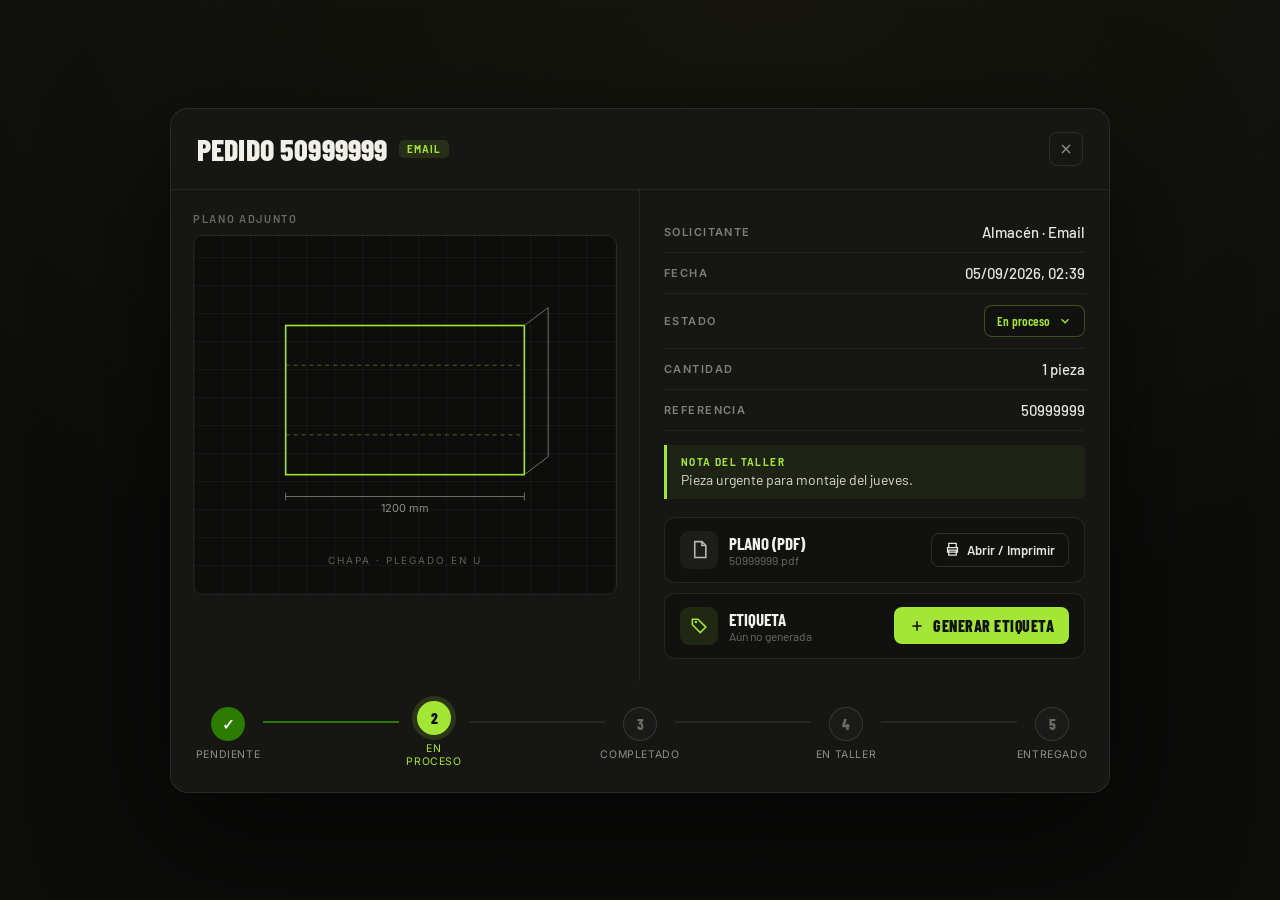
<file: rediseno-mockups/detalle.html>
<!doctype html>
<html lang="es">
<head>
<meta charset="utf-8">
<meta name="viewport" content="width=device-width, initial-scale=1">
<title>Referencia — detalle.html</title>
<link rel="preconnect" href="https://fonts.googleapis.com">
  <link rel="stylesheet" href="https://fonts.googleapis.com/css2?family=Barlow+Condensed:wght@500;600;700;800;900&family=Barlow:wght@400;500;600;700&family=Inter:wght@400;500;600;700&display=swap">
  <style>
    * { box-sizing:border-box; }
    body { margin:0; }
    .back { width:1280px; height:900px; background:radial-gradient(1200px 600px at 60% 0%, #16160f, #0c0c0b);
      display:flex; align-items:center; justify-content:center; font-family:'Barlow','Arial',sans-serif; color:#F0EFE8; }
    .cond { font-family:'Barlow Condensed','Arial Narrow',sans-serif; }
    .ey { font-family:'Inter',system-ui,sans-serif; text-transform:uppercase; letter-spacing:.15em; font-weight:600; }
    a { color:#A3E635; } a:hover { color:#96E80E; }

    .modal { width:940px; background:#161614; border:1px solid rgba(255,255,255,.09); border-radius:18px;
      box-shadow:0 40px 120px rgba(0,0,0,.6); overflow:hidden; }
    .mhead { display:flex; align-items:center; justify-content:space-between; padding:22px 26px; border-bottom:1px solid rgba(255,255,255,.07); }
    .mtitle { display:flex; align-items:center; gap:12px; }
    .mtitle .h { font-family:'Barlow Condensed'; font-weight:800; font-size:30px; text-transform:uppercase; letter-spacing:.005em; }
    .tag { font-size:10px; letter-spacing:.1em; text-transform:uppercase; font-weight:700; padding:3px 8px; border-radius:5px; color:#A3E635; background:rgba(163,230,53,.12); }
    .x { width:34px; height:34px; border-radius:8px; border:1px solid rgba(255,255,255,.09); display:flex; align-items:center; justify-content:center; color:#8f8f88; }

    .mbody { display:grid; grid-template-columns: 1fr 1fr; }
    .plano { padding:22px; border-right:1px solid rgba(255,255,255,.07); }
    .plano .lab { font-size:11px; letter-spacing:.15em; color:#6B6B62; text-transform:uppercase; font-weight:600; margin-bottom:10px; }
    .sheet { background:#0d0d0c; border:1px solid rgba(255,255,255,.08); border-radius:10px; height:360px; position:relative; overflow:hidden;
      background-image:repeating-linear-gradient(0deg, rgba(255,255,255,.04) 0 1px, transparent 1px 28px),
        repeating-linear-gradient(90deg, rgba(255,255,255,.04) 0 1px, transparent 1px 28px); }

    .detail { padding:22px 24px; }
    .row { display:flex; justify-content:space-between; align-items:center; padding:11px 0; border-bottom:1px solid rgba(255,255,255,.05); }
    .row .k { font-size:11px; letter-spacing:.13em; color:#7f7f77; text-transform:uppercase; font-weight:600; font-family:'Inter'; }
    .row .v { font-size:15px; color:#e7e7df; font-weight:500; }
    .selest { display:flex; align-items:center; gap:8px; background:#111110; border:1px solid rgba(163,230,53,.3); color:#A3E635;
      padding:7px 12px; border-radius:8px; font-size:13px; font-weight:600; }
    .note { margin-top:14px; background:rgba(163,230,53,.06); border-left:3px solid #A3E635; border-radius:0 8px 8px 0; padding:11px 14px; }
    .note .nl { font-size:10px; letter-spacing:.14em; color:#A3E635; text-transform:uppercase; font-weight:700; }
    .note .nt { font-size:14px; color:#d9d9d1; margin-top:3px; }

    .docs { margin-top:18px; display:flex; flex-direction:column; gap:10px; }
    .doc { display:flex; align-items:center; justify-content:space-between; background:#111110; border:1px solid rgba(255,255,255,.08); border-radius:11px; padding:13px 15px; }
    .doc .dl { display:flex; align-items:center; gap:11px; }
    .doc .di { width:38px; height:38px; border-radius:9px; background:rgba(255,255,255,.05); display:flex; align-items:center; justify-content:center; color:#B7B7B6; }
    .doc .dt { font-family:'Barlow Condensed'; font-weight:700; font-size:17px; text-transform:uppercase; }
    .doc .ds { font-size:12px; color:#6B6B62; }
    .obtn { display:flex; align-items:center; gap:7px; border:1px solid rgba(255,255,255,.12); color:#e7e7df; border-radius:8px; padding:8px 13px; font-size:13px; font-weight:600; }
    .gbtn { display:flex; align-items:center; gap:8px; background:#A3E635; color:#111110; border-radius:8px; padding:9px 15px;
      font-family:'Barlow Condensed'; font-weight:800; font-size:16px; text-transform:uppercase; letter-spacing:.03em; }
    .di.key { color:#A3E635; background:rgba(163,230,53,.1); }

    .stepper { display:flex; align-items:center; gap:0; margin:20px 22px 24px; }
    .step { display:flex; flex-direction:column; align-items:center; gap:7px; width:70px; }
    .sc { width:34px; height:34px; border-radius:50%; display:flex; align-items:center; justify-content:center; font-family:'Barlow Condensed'; font-weight:800; font-size:15px; }
    .sc.done { background:#2D7C02; color:#F0EFE8; }
    .sc.act { background:#A3E635; color:#111110; box-shadow:0 0 0 5px rgba(163,230,53,.15); }
    .sc.todo { background:#1A1A18; border:1px solid rgba(255,255,255,.12); color:#6B6B62; }
    .sl { font-size:10.5px; letter-spacing:.06em; text-transform:uppercase; color:#8f8f88; text-align:center; font-family:'Inter'; }
    .sl.act { color:#A3E635; }
    .seg { flex:1; height:2px; background:#26261f; margin-top:-24px; }
    .seg.on { background:#2D7C02; }
    svg { display:block; }
  </style>
</head>
<body>
<div class="back">
  <div class="modal">
    <div class="mhead">
      <div class="mtitle">
        <div class="h cond">Pedido 50999999</div>
        <span class="tag">Email</span>
      </div>
      <div class="x"><svg width="16" height="16" viewBox="0 0 24 24" fill="none" stroke="currentColor" stroke-width="2"><path d="M6 6l12 12M18 6 6 18"/></svg></div>
    </div>

    <div class="mbody">
      <!-- plano -->
      <div class="plano">
        <div class="lab">Plano adjunto</div>
        <div class="sheet">
          <svg width="100%" height="100%" viewBox="0 0 380 360" fill="none" preserveAspectRatio="xMidYMid meet">
            <rect x="70" y="90" width="240" height="150" stroke="#A3E635" stroke-width="1.6"/>
            <path d="M70 130 H310 M70 200 H310" stroke="rgba(163,230,53,.4)" stroke-width="1" stroke-dasharray="4 4"/>
            <path d="M310 90 l24 -18 M310 240 l24 -18 M334 72 v150" stroke="#6E6E6D" stroke-width="1"/>
            <path d="M70 262 H310" stroke="#6E6E6D" stroke-width="1"/>
            <path d="M70 258 v8 M310 258 v8" stroke="#6E6E6D" stroke-width="1"/>
            <text x="190" y="278" fill="#8f8f88" font-size="11" text-anchor="middle" font-family="Inter">1200 mm</text>
            <text x="190" y="330" fill="#5f5f58" font-size="10" text-anchor="middle" font-family="Inter" letter-spacing="2">CHAPA · PLEGADO EN U</text>
          </svg>
        </div>
      </div>

      <!-- detail -->
      <div class="detail">
        <div class="row"><span class="k">Solicitante</span><span class="v">Almacén · Email</span></div>
        <div class="row"><span class="k">Fecha</span><span class="v">05/09/2026, 02:39</span></div>
        <div class="row">
          <span class="k">Estado</span>
          <span class="selest cond">En proceso <svg width="14" height="14" viewBox="0 0 24 24" fill="none" stroke="currentColor" stroke-width="2.2"><path d="m6 9 6 6 6-6"/></svg></span>
        </div>
        <div class="row"><span class="k">Cantidad</span><span class="v">1 pieza</span></div>
        <div class="row"><span class="k">Referencia</span><span class="v">50999999</span></div>

        <div class="note">
          <div class="nl">Nota del taller</div>
          <div class="nt">Pieza urgente para montaje del jueves.</div>
        </div>

        <div class="docs">
          <div class="doc">
            <div class="dl">
              <div class="di"><svg width="19" height="19" viewBox="0 0 24 24" fill="none" stroke="currentColor" stroke-width="2"><path d="M6 2h9l5 5v15H6z"/><path d="M15 2v5h5"/></svg></div>
              <div><div class="dt cond">Plano (PDF)</div><div class="ds">50999999.pdf</div></div>
            </div>
            <div class="obtn"><svg width="15" height="15" viewBox="0 0 24 24" fill="none" stroke="currentColor" stroke-width="2"><path d="M6 9V2h12v7"/><rect x="6" y="13" width="12" height="8"/><path d="M4 9h16v7H4z"/></svg> Abrir / Imprimir</div>
          </div>

          <div class="doc">
            <div class="dl">
              <div class="di key"><svg width="19" height="19" viewBox="0 0 24 24" fill="none" stroke="currentColor" stroke-width="2"><path d="M3 11V4h7l10 10-7 7z"/><circle cx="7.5" cy="7.5" r="1.5" fill="currentColor" stroke="none"/></svg></div>
              <div><div class="dt cond">Etiqueta</div><div class="ds">Aún no generada</div></div>
            </div>
            <div class="gbtn cond"><svg width="16" height="16" viewBox="0 0 24 24" fill="none" stroke="#111110" stroke-width="2.4"><path d="M12 5v14M5 12h14"/></svg> Generar etiqueta</div>
          </div>
        </div>
      </div>
    </div>

    <!-- stepper -->
    <div class="stepper">
      <div class="step"><div class="sc done">✓</div><div class="sl">Pendiente</div></div>
      <div class="seg on"></div>
      <div class="step"><div class="sc act">2</div><div class="sl act">En proceso</div></div>
      <div class="seg"></div>
      <div class="step"><div class="sc todo">3</div><div class="sl">Completado</div></div>
      <div class="seg"></div>
      <div class="step"><div class="sc todo">4</div><div class="sl">En taller</div></div>
      <div class="seg"></div>
      <div class="step"><div class="sc todo">5</div><div class="sl">Entregado</div></div>
    </div>
  </div>
</div>
</body>
</html>
</file>
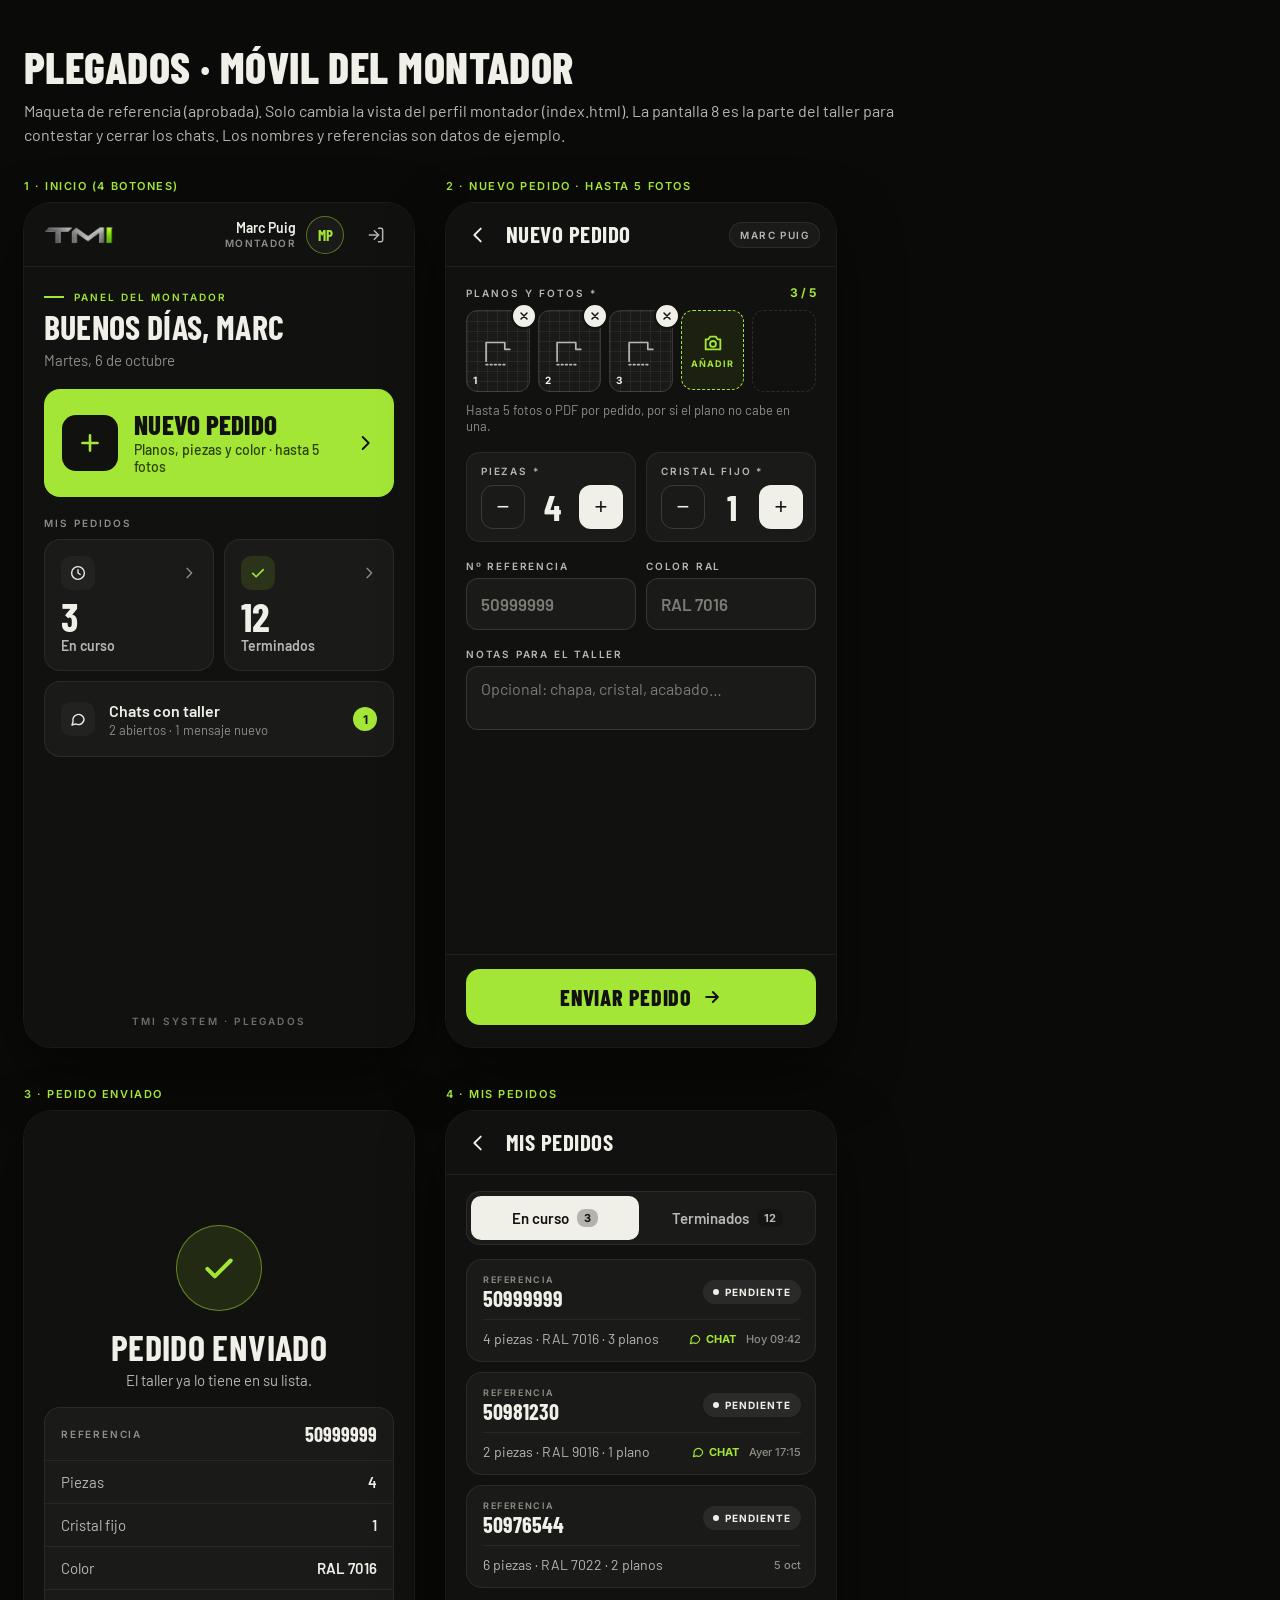
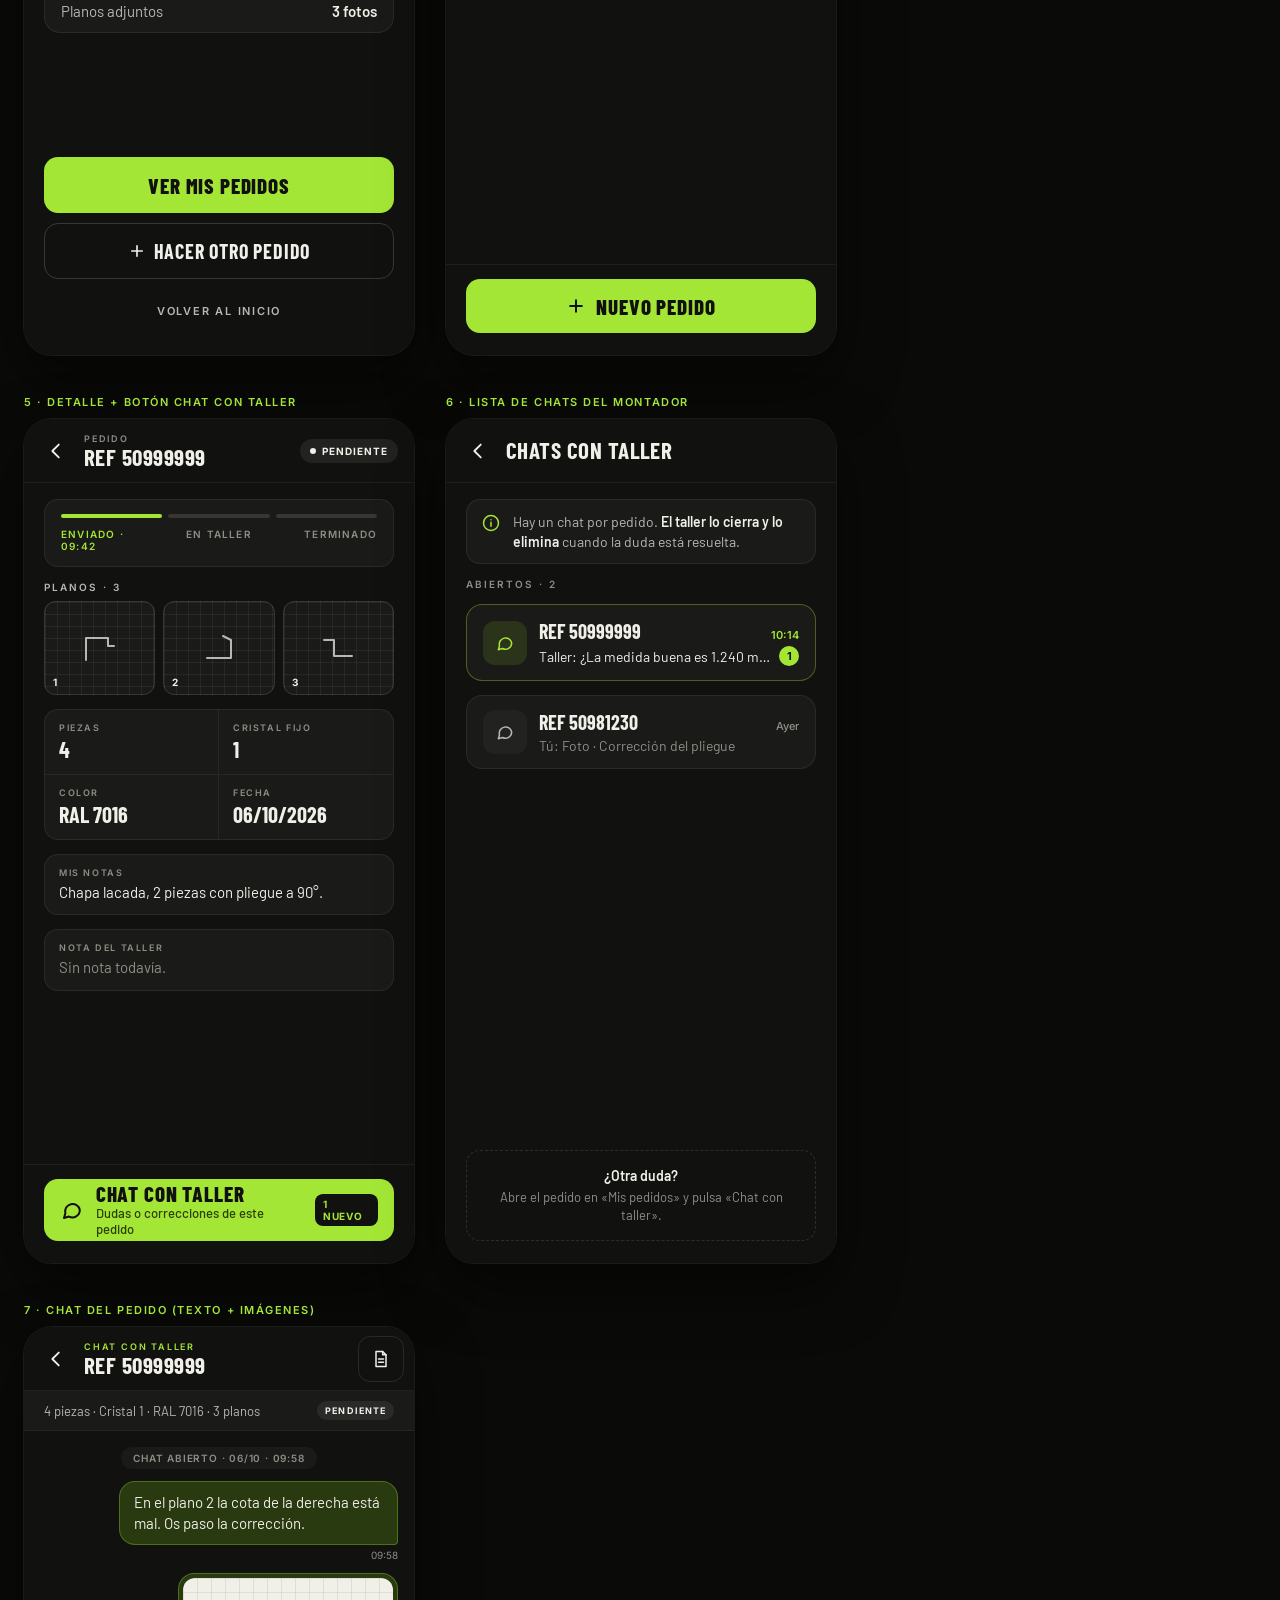
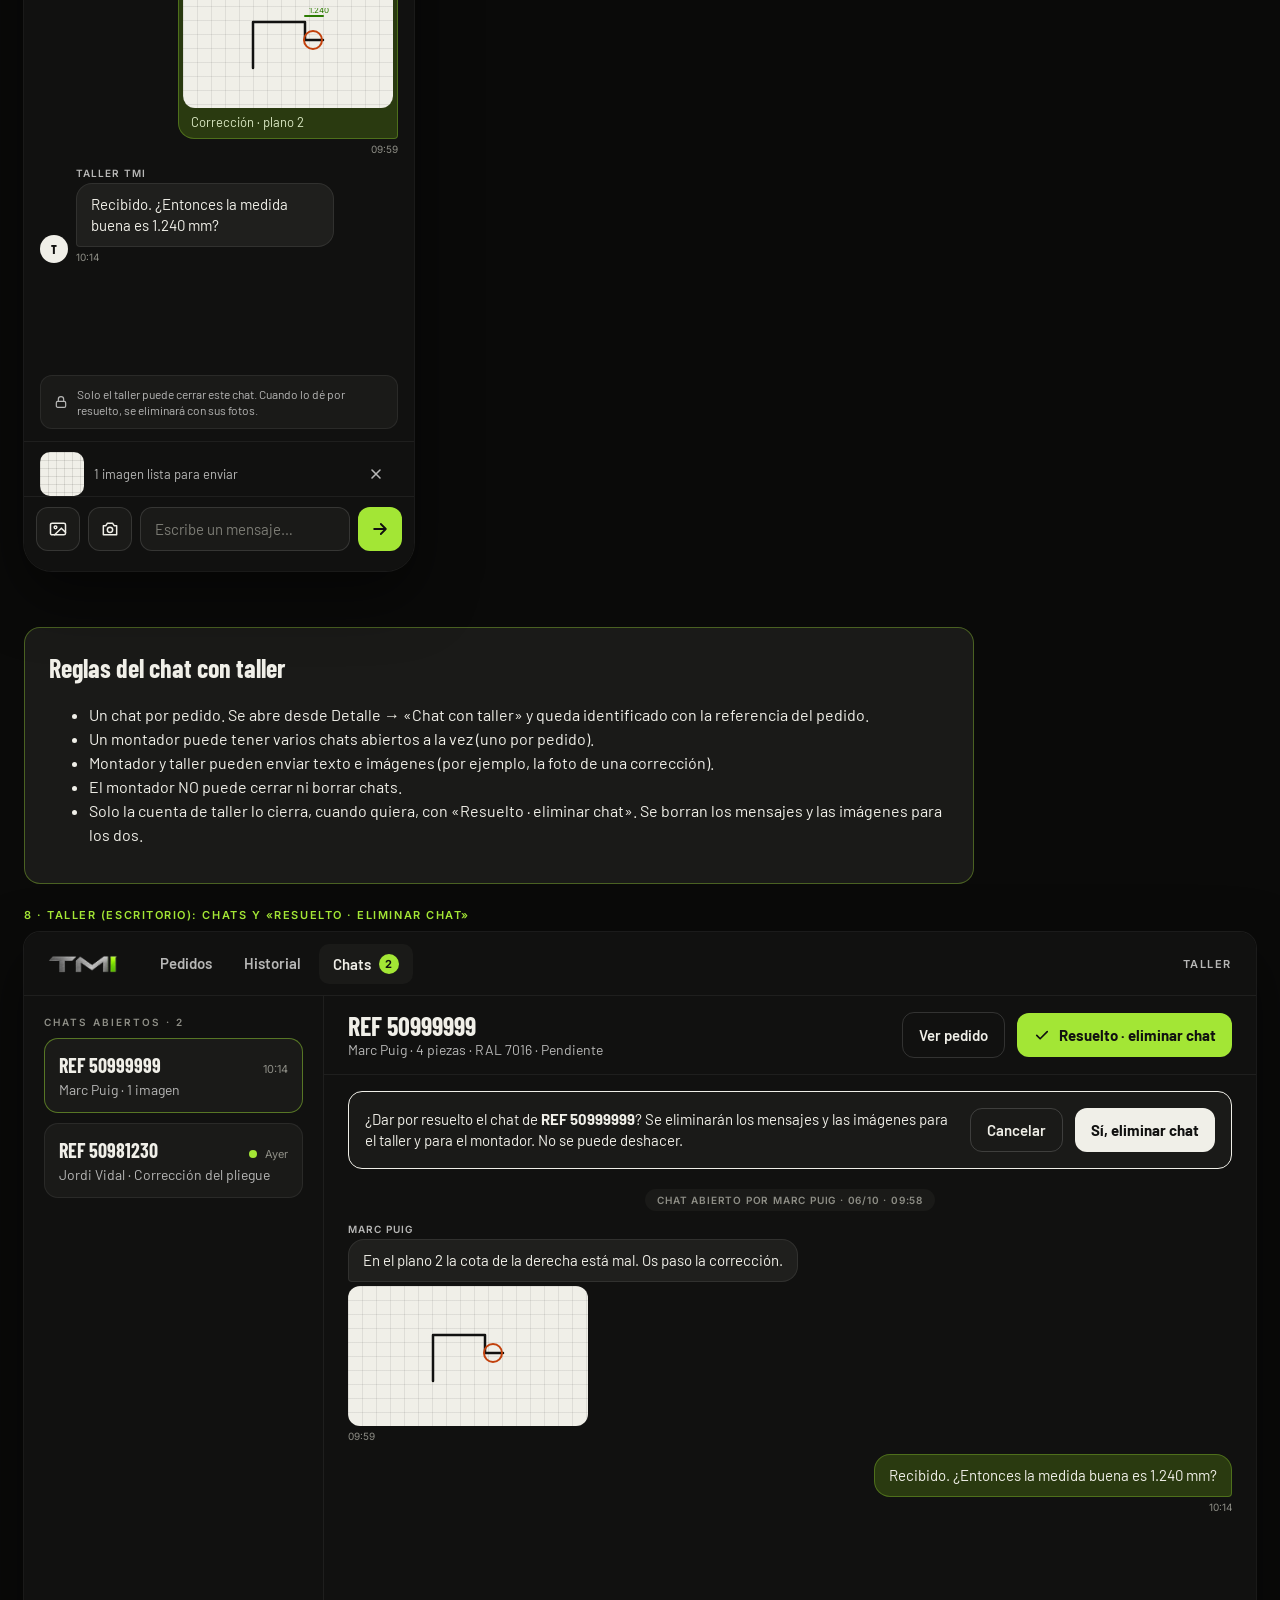
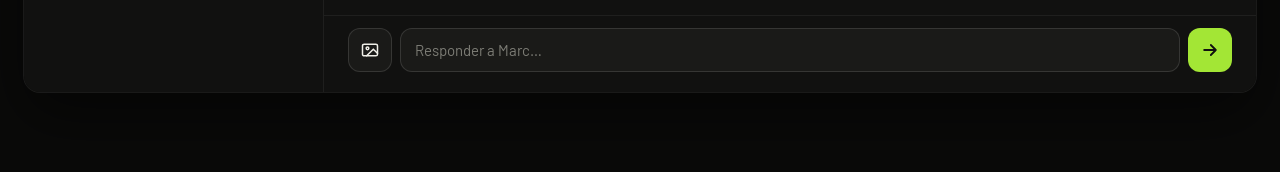
<file: rediseno-mockups/maqueta-movil-montador.html>
<!doctype html>
<html lang="es">
<head>
<meta charset="utf-8">
<meta name="viewport" content="width=device-width, initial-scale=1">
<title>Plegados · Maqueta móvil montador</title>
<link rel="stylesheet" href="https://fonts.googleapis.com/css2?family=Barlow+Condensed:wght@600;700;800&family=Barlow:wght@400;500;600;700&family=Inter:wght@500;600;700&display=swap">
<style>
body{margin:0;background:#0A0A09;color:#F0EFE8;font-family:'Barlow',sans-serif}
a{color:inherit;text-decoration:none}
input::placeholder,textarea::placeholder{color:#7C7C75}
.wrap{max-width:1760px;margin:0 auto;padding:40px 24px 80px}
h1.t{font-family:'Barlow Condensed',sans-serif;font-weight:800;font-size:44px;margin:0 0 6px;letter-spacing:.01em}
p.d{margin:0 0 32px;color:#B7B7B6;font-size:16px;max-width:900px;line-height:1.5}
.grid{display:flex;flex-wrap:wrap;gap:40px 32px}
.f{margin:0}
figcaption{font-family:'Inter',sans-serif;font-size:11px;font-weight:600;letter-spacing:.14em;text-transform:uppercase;color:#A3E635;margin:0 0 10px}
.phone{width:390px;height:844px;border-radius:28px;overflow:hidden;box-shadow:0 0 0 1px rgba(255,255,255,.08),0 24px 60px rgba(0,0,0,.5)}
.desk{border-radius:16px;overflow:hidden;box-shadow:0 0 0 1px rgba(255,255,255,.08),0 24px 60px rgba(0,0,0,.5)}
.rules{margin:56px 0 24px;padding:20px 24px;border-radius:16px;background:#1A1A18;border:1px solid rgba(163,230,53,.35);max-width:900px;line-height:1.5}
.rules h2{font-family:'Barlow Condensed',sans-serif;font-size:26px;margin:0 0 8px}
</style>
</head>
<body>
<div class="wrap">
<h1 class="t">PLEGADOS · MÓVIL DEL MONTADOR</h1>
<p class="d">Maqueta de referencia (aprobada). Solo cambia la vista del perfil montador (index.html). La pantalla 8 es la parte del taller para contestar y cerrar los chats. Los nombres y referencias son datos de ejemplo.</p>
<div class="grid"><figure id="s-Main" class="f"><figcaption>1 · Inicio (4 botones)</figcaption><div class="phone">

<div style="width: 390px; height: 844px; box-sizing: border-box; background: #111110; color: #F0EFE8; font-family: 'Barlow', sans-serif; display: flex; flex-direction: column; overflow: hidden">
  <header style="height: 64px; box-sizing: border-box; padding: 0 16px 0 20px; display: flex; align-items: center; justify-content: space-between; border-bottom: 1px solid rgba(255,255,255,0.06)">
    <img src="[data-uri]" alt="TMI" style="height: 18px; width: auto">
    <div style="display: flex; align-items: center; gap: 10px">
      <span style="display: flex; flex-direction: column; align-items: flex-end; gap: 1px">
        <span style="font-size: 14px; font-weight: 600; line-height: 1.1">Marc Puig</span>
        <span style="font-family: 'Inter', sans-serif; font-size: 10px; font-weight: 600; letter-spacing: 0.14em; color: #8E8E86">MONTADOR</span>
      </span>
      <span style="width: 36px; height: 36px; border-radius: 50%; background: #1A1A18; border: 1px solid rgba(163,230,53,0.45); display: flex; align-items: center; justify-content: center; font-family: 'Barlow Condensed', sans-serif; font-weight: 700; font-size: 15px; color: #A3E635">MP</span>
      <button type="button" aria-label="Cerrar sesión" style="width: 44px; height: 44px; border-radius: 12px; border: none; background: transparent; display: flex; align-items: center; justify-content: center; cursor: pointer">
        <svg width="20" height="20" viewBox="0 0 24 24" fill="none" stroke="#B7B7B6" stroke-width="1.8" stroke-linecap="round" stroke-linejoin="round"><path d="M15 4h3a2 2 0 0 1 2 2v12a2 2 0 0 1-2 2h-3"></path><path d="M10 17l5-5-5-5"></path><path d="M15 12H4"></path></svg>
      </button>
    </div>
  </header>

  <main style="flex-grow: 1; box-sizing: border-box; padding: 24px 20px 20px; display: flex; flex-direction: column; gap: 20px">
    <div style="display: flex; flex-direction: column; gap: 8px">
      <span style="display: flex; align-items: center; gap: 10px">
        <span style="width: 20px; height: 2px; background: #A3E635"></span>
        <span style="font-family: 'Inter', sans-serif; font-size: 10px; font-weight: 600; letter-spacing: 0.2em; color: #A3E635">PANEL DEL MONTADOR</span>
      </span>
      <h1 style="margin: 0; font-family: 'Barlow Condensed', sans-serif; font-weight: 700; font-size: 34px; line-height: 0.95; letter-spacing: 0.005em">BUENOS DÍAS, MARC</h1>
      <span style="font-size: 15px; color: #8E8E86">Martes, 6 de octubre</span>
    </div>

    <a href="#s-NuevoPedido" style="box-sizing: border-box; height: 108px; padding: 0 18px; border-radius: 16px; background: #A3E635; color: #111110; display: flex; align-items: center; gap: 16px">
      <span style="width: 56px; height: 56px; border-radius: 14px; background: #111110; display: flex; align-items: center; justify-content: center; flex-shrink: 0">
        <svg width="26" height="26" viewBox="0 0 24 24" fill="none" stroke="#A3E635" stroke-width="2.4" stroke-linecap="round"><path d="M12 5v14M5 12h14"></path></svg>
      </span>
      <span style="flex-grow: 1; display: flex; flex-direction: column; gap: 3px">
        <span style="font-family: 'Barlow Condensed', sans-serif; font-weight: 800; font-size: 27px; line-height: 1; letter-spacing: 0.01em">NUEVO PEDIDO</span>
        <span style="font-size: 14px; font-weight: 500; color: #2B3F06">Planos, piezas y color · hasta 5 fotos</span>
      </span>
      <svg width="22" height="22" viewBox="0 0 24 24" fill="none" stroke="#111110" stroke-width="2.2" stroke-linecap="round" stroke-linejoin="round"><path d="M9 5l7 7-7 7"></path></svg>
    </a>

    <div style="display: flex; flex-direction: column; gap: 10px">
      <span style="font-family: 'Inter', sans-serif; font-size: 10px; font-weight: 600; letter-spacing: 0.2em; color: #8E8E86">MIS PEDIDOS</span>
      <div style="display: grid; grid-template-columns: repeat(2, minmax(0, 1fr)); gap: 10px">
        <a href="#s-MisPedidos" style="height: 132px; box-sizing: border-box; padding: 16px; border-radius: 16px; background: #1A1A18; border: 1px solid rgba(255,255,255,0.07); display: flex; flex-direction: column; justify-content: space-between">
          <span style="display: flex; align-items: center; justify-content: space-between">
            <span style="width: 34px; height: 34px; border-radius: 10px; background: #222220; display: flex; align-items: center; justify-content: center">
              <svg width="18" height="18" viewBox="0 0 24 24" fill="none" stroke="#F0EFE8" stroke-width="1.8" stroke-linecap="round" stroke-linejoin="round"><circle cx="12" cy="12" r="8.5"></circle><path d="M12 7.5V12l3 2"></path></svg>
            </span>
            <svg width="16" height="16" viewBox="0 0 24 24" fill="none" stroke="#8E8E86" stroke-width="2" stroke-linecap="round" stroke-linejoin="round"><path d="M9 5l7 7-7 7"></path></svg>
          </span>
          <span style="display: flex; flex-direction: column; gap: 2px">
            <span style="font-family: 'Barlow Condensed', sans-serif; font-weight: 700; font-size: 40px; line-height: 0.95">3</span>
            <span style="font-size: 14px; font-weight: 600; color: #B7B7B6">En curso</span>
          </span>
        </a>
        <a href="#s-MisPedidos" style="height: 132px; box-sizing: border-box; padding: 16px; border-radius: 16px; background: #1A1A18; border: 1px solid rgba(255,255,255,0.07); display: flex; flex-direction: column; justify-content: space-between">
          <span style="display: flex; align-items: center; justify-content: space-between">
            <span style="width: 34px; height: 34px; border-radius: 10px; background: rgba(163,230,53,0.12); display: flex; align-items: center; justify-content: center">
              <svg width="18" height="18" viewBox="0 0 24 24" fill="none" stroke="#A3E635" stroke-width="2.2" stroke-linecap="round" stroke-linejoin="round"><path d="M5 12.5l4.5 4.5L19 7.5"></path></svg>
            </span>
            <svg width="16" height="16" viewBox="0 0 24 24" fill="none" stroke="#8E8E86" stroke-width="2" stroke-linecap="round" stroke-linejoin="round"><path d="M9 5l7 7-7 7"></path></svg>
          </span>
          <span style="display: flex; flex-direction: column; gap: 2px">
            <span style="font-family: 'Barlow Condensed', sans-serif; font-weight: 700; font-size: 40px; line-height: 0.95">12</span>
            <span style="font-size: 14px; font-weight: 600; color: #B7B7B6">Terminados</span>
          </span>
        </a>
      </div>

      <a href="#s-Chats" style="height: 76px; box-sizing: border-box; padding: 0 16px; border-radius: 16px; background: #1A1A18; border: 1px solid rgba(255,255,255,0.07); display: flex; align-items: center; gap: 14px">
        <span style="width: 34px; height: 34px; border-radius: 10px; background: #222220; display: flex; align-items: center; justify-content: center; flex-shrink: 0">
          <svg width="18" height="18" viewBox="0 0 24 24" fill="none" stroke="#F0EFE8" stroke-width="1.8" stroke-linecap="round" stroke-linejoin="round"><path d="M20 12a7.5 7.5 0 0 1-11 6.6L4 20l1.4-4.6A7.5 7.5 0 1 1 20 12z"></path></svg>
        </span>
        <span style="flex-grow: 1; display: flex; flex-direction: column; gap: 2px">
          <span style="font-size: 16px; font-weight: 600">Chats con taller</span>
          <span style="font-size: 13px; color: #8E8E86">2 abiertos · 1 mensaje nuevo</span>
        </span>
        <span style="min-width: 24px; height: 24px; padding: 0 7px; box-sizing: border-box; border-radius: 12px; background: #A3E635; color: #111110; display: flex; align-items: center; justify-content: center; font-family: 'Inter', sans-serif; font-size: 12px; font-weight: 700">1</span>
      </a>
    </div>

    <span style="margin-top: auto; text-align: center; font-family: 'Inter', sans-serif; font-size: 10px; font-weight: 600; letter-spacing: 0.22em; color: #6E6E6D">TMI SYSTEM · PLEGADOS</span>
  </main>
</div></div></figure><figure id="s-NuevoPedido" class="f"><figcaption>2 · Nuevo pedido · hasta 5 fotos</figcaption><div class="phone">

<div style="width: 390px; height: 844px; box-sizing: border-box; background: #111110; color: #F0EFE8; font-family: 'Barlow', sans-serif; display: flex; flex-direction: column; overflow: hidden">
  <header style="height: 64px; box-sizing: border-box; padding: 0 16px 0 10px; display: flex; align-items: center; gap: 6px; border-bottom: 1px solid rgba(255,255,255,0.06)">
    <a href="#s-Main" aria-label="Volver al inicio" style="width: 44px; height: 44px; border-radius: 12px; display: flex; align-items: center; justify-content: center; flex-shrink: 0">
      <svg width="22" height="22" viewBox="0 0 24 24" fill="none" stroke="#F0EFE8" stroke-width="2" stroke-linecap="round" stroke-linejoin="round"><path d="M15 5l-7 7 7 7"></path></svg>
    </a>
    <h1 style="margin: 0; flex-grow: 1; font-family: 'Barlow Condensed', sans-serif; font-weight: 700; font-size: 23px; line-height: 1; letter-spacing: 0.02em">NUEVO PEDIDO</h1>
    <span style="padding: 6px 10px; border-radius: 999px; background: #1A1A18; border: 1px solid rgba(255,255,255,0.08); font-family: 'Inter', sans-serif; font-size: 10px; font-weight: 600; letter-spacing: 0.14em; color: #B7B7B6">MARC PUIG</span>
  </header>

  <main style="flex-grow: 1; box-sizing: border-box; padding: 18px 20px 0; display: flex; flex-direction: column; gap: 18px">
    <section style="display: flex; flex-direction: column; gap: 10px">
      <span style="display: flex; align-items: center; justify-content: space-between">
        <span style="font-family: 'Inter', sans-serif; font-size: 10px; font-weight: 600; letter-spacing: 0.2em; color: #B7B7B6">PLANOS Y FOTOS *</span>
        <span style="font-family: 'Inter', sans-serif; font-size: 12px; font-weight: 700; color: #A3E635">3 / 5</span>
      </span>
      <div style="display: grid; grid-template-columns: repeat(5, minmax(0, 1fr)); gap: 8px">
        
          
            <div style="position: relative; height: 80px; border-radius: 12px; border: 1px solid rgba(255,255,255,0.12); background-color: #1A1A18; background-image: linear-gradient(rgba(255,255,255,0.06) 1px, transparent 1px), linear-gradient(90deg, rgba(255,255,255,0.06) 1px, transparent 1px); background-size: 10px 10px; display: flex; align-items: center; justify-content: center">
              <svg width="34" height="34" viewBox="0 0 40 40" fill="none" stroke="#B7B7B6" stroke-width="2" stroke-linecap="round" stroke-linejoin="round"><path d="M6 32V10h22v8h6"></path><path d="M6 36h22" stroke-dasharray="2 3"></path></svg>
              <span style="position: absolute; left: 6px; bottom: 5px; font-family: 'Inter', sans-serif; font-size: 10px; font-weight: 700; color: #F0EFE8">1</span>
              <button type="button" aria-label="Quitar foto" style="position: absolute; top: -8px; right: -8px; width: 26px; height: 26px; border-radius: 50%; border: 2px solid #111110; background: #F0EFE8; color: #111110; display: flex; align-items: center; justify-content: center; padding: 0; cursor: pointer">
                <svg width="12" height="12" viewBox="0 0 24 24" fill="none" stroke="#111110" stroke-width="3" stroke-linecap="round"><path d="M6 6l12 12M18 6L6 18"></path></svg>
              </button>
            </div>
          
          
          
        
          
            <div style="position: relative; height: 80px; border-radius: 12px; border: 1px solid rgba(255,255,255,0.12); background-color: #1A1A18; background-image: linear-gradient(rgba(255,255,255,0.06) 1px, transparent 1px), linear-gradient(90deg, rgba(255,255,255,0.06) 1px, transparent 1px); background-size: 10px 10px; display: flex; align-items: center; justify-content: center">
              <svg width="34" height="34" viewBox="0 0 40 40" fill="none" stroke="#B7B7B6" stroke-width="2" stroke-linecap="round" stroke-linejoin="round"><path d="M6 32V10h22v8h6"></path><path d="M6 36h22" stroke-dasharray="2 3"></path></svg>
              <span style="position: absolute; left: 6px; bottom: 5px; font-family: 'Inter', sans-serif; font-size: 10px; font-weight: 700; color: #F0EFE8">2</span>
              <button type="button" aria-label="Quitar foto" style="position: absolute; top: -8px; right: -8px; width: 26px; height: 26px; border-radius: 50%; border: 2px solid #111110; background: #F0EFE8; color: #111110; display: flex; align-items: center; justify-content: center; padding: 0; cursor: pointer">
                <svg width="12" height="12" viewBox="0 0 24 24" fill="none" stroke="#111110" stroke-width="3" stroke-linecap="round"><path d="M6 6l12 12M18 6L6 18"></path></svg>
              </button>
            </div>
          
          
          
        
          
            <div style="position: relative; height: 80px; border-radius: 12px; border: 1px solid rgba(255,255,255,0.12); background-color: #1A1A18; background-image: linear-gradient(rgba(255,255,255,0.06) 1px, transparent 1px), linear-gradient(90deg, rgba(255,255,255,0.06) 1px, transparent 1px); background-size: 10px 10px; display: flex; align-items: center; justify-content: center">
              <svg width="34" height="34" viewBox="0 0 40 40" fill="none" stroke="#B7B7B6" stroke-width="2" stroke-linecap="round" stroke-linejoin="round"><path d="M6 32V10h22v8h6"></path><path d="M6 36h22" stroke-dasharray="2 3"></path></svg>
              <span style="position: absolute; left: 6px; bottom: 5px; font-family: 'Inter', sans-serif; font-size: 10px; font-weight: 700; color: #F0EFE8">3</span>
              <button type="button" aria-label="Quitar foto" style="position: absolute; top: -8px; right: -8px; width: 26px; height: 26px; border-radius: 50%; border: 2px solid #111110; background: #F0EFE8; color: #111110; display: flex; align-items: center; justify-content: center; padding: 0; cursor: pointer">
                <svg width="12" height="12" viewBox="0 0 24 24" fill="none" stroke="#111110" stroke-width="3" stroke-linecap="round"><path d="M6 6l12 12M18 6L6 18"></path></svg>
              </button>
            </div>
          
          
          
        
          
          
            <button type="button" aria-label="Añadir foto o PDF" style="height: 80px; border-radius: 12px; border: 1.5px dashed #A3E635; background: rgba(163,230,53,0.07); color: #A3E635; display: flex; flex-direction: column; align-items: center; justify-content: center; gap: 4px; cursor: pointer; padding: 0">
              <svg width="22" height="22" viewBox="0 0 24 24" fill="none" stroke="#A3E635" stroke-width="2" stroke-linecap="round" stroke-linejoin="round"><path d="M4 8h3l2-3h6l2 3h3v11H4z"></path><circle cx="12" cy="13" r="3.2"></circle></svg>
              <span style="font-family: 'Inter', sans-serif; font-size: 9px; font-weight: 700; letter-spacing: 0.1em">AÑADIR</span>
            </button>
          
          
        
          
          
          
            <div style="height: 80px; border-radius: 12px; border: 1px dashed rgba(255,255,255,0.12)"></div>
          
        
      </div>
      <span style="font-size: 13px; color: #8E8E86">Hasta 5 fotos o PDF por pedido, por si el plano no cabe en una.</span>
    </section>

    <div style="display: grid; grid-template-columns: repeat(2, minmax(0, 1fr)); gap: 10px">
      <div style="box-sizing: border-box; padding: 12px 12px 12px 14px; border-radius: 14px; background: #1A1A18; border: 1px solid rgba(255,255,255,0.07); display: flex; flex-direction: column; gap: 8px">
        <span style="font-family: 'Inter', sans-serif; font-size: 10px; font-weight: 600; letter-spacing: 0.18em; color: #B7B7B6">PIEZAS *</span>
        <div style="display: flex; align-items: center; justify-content: space-between">
          <button type="button" aria-label="Quitar una pieza" style="width: 44px; height: 44px; border-radius: 12px; border: 1px solid rgba(255,255,255,0.14); background: transparent; color: #F0EFE8; font-size: 22px; cursor: pointer">−</button>
          <span style="font-family: 'Barlow Condensed', sans-serif; font-weight: 700; font-size: 36px; line-height: 1">4</span>
          <button type="button" aria-label="Añadir una pieza" style="width: 44px; height: 44px; border-radius: 12px; border: none; background: #F0EFE8; color: #111110; font-size: 22px; cursor: pointer">+</button>
        </div>
      </div>
      <div style="box-sizing: border-box; padding: 12px 12px 12px 14px; border-radius: 14px; background: #1A1A18; border: 1px solid rgba(255,255,255,0.07); display: flex; flex-direction: column; gap: 8px">
        <span style="font-family: 'Inter', sans-serif; font-size: 10px; font-weight: 600; letter-spacing: 0.18em; color: #B7B7B6">CRISTAL FIJO *</span>
        <div style="display: flex; align-items: center; justify-content: space-between">
          <button type="button" aria-label="Quitar un cristal" style="width: 44px; height: 44px; border-radius: 12px; border: 1px solid rgba(255,255,255,0.14); background: transparent; color: #F0EFE8; font-size: 22px; cursor: pointer">−</button>
          <span style="font-family: 'Barlow Condensed', sans-serif; font-weight: 700; font-size: 36px; line-height: 1">1</span>
          <button type="button" aria-label="Añadir un cristal" style="width: 44px; height: 44px; border-radius: 12px; border: none; background: #F0EFE8; color: #111110; font-size: 22px; cursor: pointer">+</button>
        </div>
      </div>
    </div>

    <div style="display: grid; grid-template-columns: repeat(2, minmax(0, 1fr)); gap: 10px">
      <div style="display: flex; flex-direction: column; gap: 6px">
        <label for="ref" style="font-family: 'Inter', sans-serif; font-size: 10px; font-weight: 600; letter-spacing: 0.18em; color: #B7B7B6">Nº REFERENCIA</label>
        <input id="ref" type="text" inputmode="numeric" placeholder="50999999" style="height: 52px; box-sizing: border-box; padding: 0 14px; border-radius: 12px; border: 1px solid rgba(255,255,255,0.12); background: #1A1A18; color: #F0EFE8; font-family: 'Barlow', sans-serif; font-size: 17px; font-weight: 600; min-width: 0">
      </div>
      <div style="display: flex; flex-direction: column; gap: 6px">
        <label for="ral" style="font-family: 'Inter', sans-serif; font-size: 10px; font-weight: 600; letter-spacing: 0.18em; color: #B7B7B6">COLOR RAL</label>
        <input id="ral" type="text" placeholder="RAL 7016" style="height: 52px; box-sizing: border-box; padding: 0 14px; border-radius: 12px; border: 1px solid rgba(255,255,255,0.12); background: #1A1A18; color: #F0EFE8; font-family: 'Barlow', sans-serif; font-size: 17px; font-weight: 600; min-width: 0">
      </div>
    </div>

    <div style="display: flex; flex-direction: column; gap: 6px">
      <label for="notas" style="font-family: 'Inter', sans-serif; font-size: 10px; font-weight: 600; letter-spacing: 0.18em; color: #B7B7B6">NOTAS PARA EL TALLER</label>
      <textarea id="notas" rows="2" placeholder="Opcional: chapa, cristal, acabado…" style="box-sizing: border-box; padding: 12px 14px; border-radius: 12px; border: 1px solid rgba(255,255,255,0.12); background: #1A1A18; color: #F0EFE8; font-family: 'Barlow', sans-serif; font-size: 16px; resize: none"></textarea>
    </div>
  </main>

  <footer style="box-sizing: border-box; padding: 14px 20px 22px; border-top: 1px solid rgba(255,255,255,0.06); background: #111110">
    <a href="#s-Enviado" style="height: 56px; border-radius: 14px; background: #A3E635; color: #111110; display: flex; align-items: center; justify-content: center; gap: 10px; font-family: 'Barlow Condensed', sans-serif; font-weight: 800; font-size: 22px; letter-spacing: 0.04em">
      ENVIAR PEDIDO
      <svg width="20" height="20" viewBox="0 0 24 24" fill="none" stroke="#111110" stroke-width="2.4" stroke-linecap="round" stroke-linejoin="round"><path d="M5 12h14M13 6l6 6-6 6"></path></svg>
    </a>
  </footer>
</div></div></figure><figure id="s-Enviado" class="f"><figcaption>3 · Pedido enviado</figcaption><div class="phone">

<div style="width: 390px; height: 844px; box-sizing: border-box; padding: 0 20px 22px; background: #111110; color: #F0EFE8; font-family: 'Barlow', sans-serif; display: flex; flex-direction: column; gap: 10px; overflow: hidden">
  <div style="flex-grow: 1; display: flex; flex-direction: column; align-items: center; justify-content: center; gap: 18px">
    <span style="width: 84px; height: 84px; border-radius: 50%; background: rgba(163,230,53,0.12); border: 1px solid rgba(163,230,53,0.5); display: flex; align-items: center; justify-content: center">
      <svg width="40" height="40" viewBox="0 0 24 24" fill="none" stroke="#A3E635" stroke-width="2.4" stroke-linecap="round" stroke-linejoin="round"><path d="M5 12.5l4.5 4.5L19 7.5"></path></svg>
    </span>
    <span style="display: flex; flex-direction: column; align-items: center; gap: 6px; text-align: center">
      <h1 style="margin: 0; font-family: 'Barlow Condensed', sans-serif; font-weight: 700; font-size: 36px; line-height: 1; letter-spacing: 0.01em">PEDIDO ENVIADO</h1>
      <span style="font-size: 15px; color: #B7B7B6">El taller ya lo tiene en su lista.</span>
    </span>

    <div style="width: 100%; box-sizing: border-box; border-radius: 16px; background: #1A1A18; border: 1px solid rgba(255,255,255,0.07); display: flex; flex-direction: column">
      <div style="padding: 14px 16px; display: flex; justify-content: space-between; align-items: center; border-bottom: 1px solid rgba(255,255,255,0.06)">
        <span style="font-family: 'Inter', sans-serif; font-size: 10px; font-weight: 600; letter-spacing: 0.18em; color: #8E8E86">REFERENCIA</span>
        <span style="font-family: 'Barlow Condensed', sans-serif; font-weight: 700; font-size: 20px">50999999</span>
      </div>
      <div style="padding: 12px 16px; display: flex; justify-content: space-between; border-bottom: 1px solid rgba(255,255,255,0.06); font-size: 15px">
        <span style="color: #B7B7B6">Piezas</span><span style="font-weight: 600">4</span>
      </div>
      <div style="padding: 12px 16px; display: flex; justify-content: space-between; border-bottom: 1px solid rgba(255,255,255,0.06); font-size: 15px">
        <span style="color: #B7B7B6">Cristal fijo</span><span style="font-weight: 600">1</span>
      </div>
      <div style="padding: 12px 16px; display: flex; justify-content: space-between; border-bottom: 1px solid rgba(255,255,255,0.06); font-size: 15px">
        <span style="color: #B7B7B6">Color</span><span style="font-weight: 600">RAL 7016</span>
      </div>
      <div style="padding: 12px 16px; display: flex; justify-content: space-between; font-size: 15px">
        <span style="color: #B7B7B6">Planos adjuntos</span><span style="font-weight: 600">3 fotos</span>
      </div>
    </div>
  </div>

  <a href="#s-MisPedidos" style="height: 56px; border-radius: 14px; background: #A3E635; color: #111110; display: flex; align-items: center; justify-content: center; font-family: 'Barlow Condensed', sans-serif; font-weight: 800; font-size: 21px; letter-spacing: 0.04em">VER MIS PEDIDOS</a>
  <a href="#s-NuevoPedido" style="height: 54px; border-radius: 14px; border: 1px solid rgba(255,255,255,0.16); display: flex; align-items: center; justify-content: center; gap: 8px; font-family: 'Barlow Condensed', sans-serif; font-weight: 700; font-size: 20px; letter-spacing: 0.04em">
    <svg width="18" height="18" viewBox="0 0 24 24" fill="none" stroke="#F0EFE8" stroke-width="2.2" stroke-linecap="round"><path d="M12 5v14M5 12h14"></path></svg>
    HACER OTRO PEDIDO
  </a>
  <a href="#s-Main" style="height: 44px; display: flex; align-items: center; justify-content: center; font-family: 'Inter', sans-serif; font-size: 11px; font-weight: 600; letter-spacing: 0.16em; color: #B7B7B6">VOLVER AL INICIO</a>
</div></div></figure><figure id="s-MisPedidos" class="f"><figcaption>4 · Mis pedidos</figcaption><div class="phone">

<div style="width: 390px; height: 844px; box-sizing: border-box; background: #111110; color: #F0EFE8; font-family: 'Barlow', sans-serif; display: flex; flex-direction: column; overflow: hidden">
  <header style="height: 64px; box-sizing: border-box; padding: 0 16px 0 10px; display: flex; align-items: center; gap: 6px; border-bottom: 1px solid rgba(255,255,255,0.06)">
    <a href="#s-Main" aria-label="Volver al inicio" style="width: 44px; height: 44px; border-radius: 12px; display: flex; align-items: center; justify-content: center; flex-shrink: 0">
      <svg width="22" height="22" viewBox="0 0 24 24" fill="none" stroke="#F0EFE8" stroke-width="2" stroke-linecap="round" stroke-linejoin="round"><path d="M15 5l-7 7 7 7"></path></svg>
    </a>
    <h1 style="margin: 0; flex-grow: 1; font-family: 'Barlow Condensed', sans-serif; font-weight: 700; font-size: 23px; line-height: 1; letter-spacing: 0.02em">MIS PEDIDOS</h1>
  </header>

  <main style="flex-grow: 1; box-sizing: border-box; padding: 16px 20px 0; display: flex; flex-direction: column; gap: 14px">
    <div style="display: grid; grid-template-columns: repeat(2, minmax(0, 1fr)); gap: 4px; padding: 4px; border-radius: 14px; background: #1A1A18; border: 1px solid rgba(255,255,255,0.07)">
      <button type="button" style="height: 44px; border-radius: 10px; border: none; cursor: pointer; display: flex; align-items: center; justify-content: center; gap: 8px; font-family: 'Barlow', sans-serif; font-weight: 600; font-size: 15px; background: #F0EFE8; color: #111110">En curso <span style="font-family: 'Inter', sans-serif; font-size: 11px; font-weight: 700; padding: 2px 7px; border-radius: 8px; background: rgba(0,0,0,0.25)">3</span></button>
      <button type="button" style="height: 44px; border-radius: 10px; border: none; cursor: pointer; display: flex; align-items: center; justify-content: center; gap: 8px; font-family: 'Barlow', sans-serif; font-weight: 600; font-size: 15px; background: transparent; color: #B7B7B6">Terminados <span style="font-family: 'Inter', sans-serif; font-size: 11px; font-weight: 700; padding: 2px 7px; border-radius: 8px; background: rgba(0,0,0,0.25)">12</span></button>
    </div>

    <div style="display: flex; flex-direction: column; gap: 10px">
      
        <a href="#s-Detalle" style="box-sizing: border-box; padding: 14px 14px 14px 16px; border-radius: 16px; background: #1A1A18; border: 1px solid rgba(255,255,255,0.07); display: flex; flex-direction: column; gap: 10px">
          <span style="display: flex; align-items: center; justify-content: space-between; gap: 8px">
            <span style="display: flex; flex-direction: column; gap: 2px">
              <span style="font-family: 'Inter', sans-serif; font-size: 9px; font-weight: 600; letter-spacing: 0.18em; color: #8E8E86">REFERENCIA</span>
              <span style="font-family: 'Barlow Condensed', sans-serif; font-weight: 700; font-size: 22px; line-height: 1">50999999</span>
            </span>
            <span style="display: flex; align-items: center; gap: 6px; padding: 6px 10px; border-radius: 999px; font-family: 'Inter', sans-serif; font-size: 10px; font-weight: 700; letter-spacing: 0.1em; white-space: nowrap; background: rgba(255,255,255,0.07); color: #F0EFE8">
              <span style="width: 6px; height: 6px; border-radius: 50%; background: #F0EFE8"></span>PENDIENTE
            </span>
          </span>
          <span style="display: flex; align-items: center; justify-content: space-between; padding-top: 10px; border-top: 1px solid rgba(255,255,255,0.06)">
            <span style="font-size: 14px; color: #B7B7B6">4 piezas · RAL 7016 · 3 planos</span>
            <span style="display: flex; align-items: center; gap: 10px">
              
                <span style="display: flex; align-items: center; gap: 4px; font-family: 'Inter', sans-serif; font-size: 11px; font-weight: 700; color: #A3E635">
                  <svg width="14" height="14" viewBox="0 0 24 24" fill="none" stroke="#A3E635" stroke-width="2" stroke-linecap="round" stroke-linejoin="round"><path d="M20 12a7.5 7.5 0 0 1-11 6.6L4 20l1.4-4.6A7.5 7.5 0 1 1 20 12z"></path></svg>CHAT
                </span>
              
              <span style="font-family: 'Inter', sans-serif; font-size: 11px; font-weight: 500; color: #8E8E86">Hoy 09:42</span>
            </span>
          </span>
        </a>
      
        <a href="#s-Detalle" style="box-sizing: border-box; padding: 14px 14px 14px 16px; border-radius: 16px; background: #1A1A18; border: 1px solid rgba(255,255,255,0.07); display: flex; flex-direction: column; gap: 10px">
          <span style="display: flex; align-items: center; justify-content: space-between; gap: 8px">
            <span style="display: flex; flex-direction: column; gap: 2px">
              <span style="font-family: 'Inter', sans-serif; font-size: 9px; font-weight: 600; letter-spacing: 0.18em; color: #8E8E86">REFERENCIA</span>
              <span style="font-family: 'Barlow Condensed', sans-serif; font-weight: 700; font-size: 22px; line-height: 1">50981230</span>
            </span>
            <span style="display: flex; align-items: center; gap: 6px; padding: 6px 10px; border-radius: 999px; font-family: 'Inter', sans-serif; font-size: 10px; font-weight: 700; letter-spacing: 0.1em; white-space: nowrap; background: rgba(255,255,255,0.07); color: #F0EFE8">
              <span style="width: 6px; height: 6px; border-radius: 50%; background: #F0EFE8"></span>PENDIENTE
            </span>
          </span>
          <span style="display: flex; align-items: center; justify-content: space-between; padding-top: 10px; border-top: 1px solid rgba(255,255,255,0.06)">
            <span style="font-size: 14px; color: #B7B7B6">2 piezas · RAL 9016 · 1 plano</span>
            <span style="display: flex; align-items: center; gap: 10px">
              
                <span style="display: flex; align-items: center; gap: 4px; font-family: 'Inter', sans-serif; font-size: 11px; font-weight: 700; color: #A3E635">
                  <svg width="14" height="14" viewBox="0 0 24 24" fill="none" stroke="#A3E635" stroke-width="2" stroke-linecap="round" stroke-linejoin="round"><path d="M20 12a7.5 7.5 0 0 1-11 6.6L4 20l1.4-4.6A7.5 7.5 0 1 1 20 12z"></path></svg>CHAT
                </span>
              
              <span style="font-family: 'Inter', sans-serif; font-size: 11px; font-weight: 500; color: #8E8E86">Ayer 17:15</span>
            </span>
          </span>
        </a>
      
        <a href="#s-Detalle" style="box-sizing: border-box; padding: 14px 14px 14px 16px; border-radius: 16px; background: #1A1A18; border: 1px solid rgba(255,255,255,0.07); display: flex; flex-direction: column; gap: 10px">
          <span style="display: flex; align-items: center; justify-content: space-between; gap: 8px">
            <span style="display: flex; flex-direction: column; gap: 2px">
              <span style="font-family: 'Inter', sans-serif; font-size: 9px; font-weight: 600; letter-spacing: 0.18em; color: #8E8E86">REFERENCIA</span>
              <span style="font-family: 'Barlow Condensed', sans-serif; font-weight: 700; font-size: 22px; line-height: 1">50976544</span>
            </span>
            <span style="display: flex; align-items: center; gap: 6px; padding: 6px 10px; border-radius: 999px; font-family: 'Inter', sans-serif; font-size: 10px; font-weight: 700; letter-spacing: 0.1em; white-space: nowrap; background: rgba(255,255,255,0.07); color: #F0EFE8">
              <span style="width: 6px; height: 6px; border-radius: 50%; background: #F0EFE8"></span>PENDIENTE
            </span>
          </span>
          <span style="display: flex; align-items: center; justify-content: space-between; padding-top: 10px; border-top: 1px solid rgba(255,255,255,0.06)">
            <span style="font-size: 14px; color: #B7B7B6">6 piezas · RAL 7022 · 2 planos</span>
            <span style="display: flex; align-items: center; gap: 10px">
              
              <span style="font-family: 'Inter', sans-serif; font-size: 11px; font-weight: 500; color: #8E8E86">5 oct</span>
            </span>
          </span>
        </a>
      
    </div>
  </main>

  <footer style="box-sizing: border-box; padding: 14px 20px 22px; border-top: 1px solid rgba(255,255,255,0.06)">
    <a href="#s-NuevoPedido" style="height: 54px; border-radius: 14px; background: #A3E635; color: #111110; display: flex; align-items: center; justify-content: center; gap: 10px; font-family: 'Barlow Condensed', sans-serif; font-weight: 800; font-size: 21px; letter-spacing: 0.04em">
      <svg width="20" height="20" viewBox="0 0 24 24" fill="none" stroke="#111110" stroke-width="2.4" stroke-linecap="round"><path d="M12 5v14M5 12h14"></path></svg>
      NUEVO PEDIDO
    </a>
  </footer>
</div></div></figure><figure id="s-Detalle" class="f"><figcaption>5 · Detalle + botón Chat con taller</figcaption><div class="phone">

<div style="width: 390px; height: 844px; box-sizing: border-box; background: #111110; color: #F0EFE8; font-family: 'Barlow', sans-serif; display: flex; flex-direction: column; overflow: hidden">
  <header style="height: 64px; box-sizing: border-box; padding: 0 16px 0 10px; display: flex; align-items: center; gap: 6px; border-bottom: 1px solid rgba(255,255,255,0.06)">
    <a href="#s-MisPedidos" aria-label="Volver a mis pedidos" style="width: 44px; height: 44px; border-radius: 12px; display: flex; align-items: center; justify-content: center; flex-shrink: 0">
      <svg width="22" height="22" viewBox="0 0 24 24" fill="none" stroke="#F0EFE8" stroke-width="2" stroke-linecap="round" stroke-linejoin="round"><path d="M15 5l-7 7 7 7"></path></svg>
    </a>
    <span style="flex-grow: 1; display: flex; flex-direction: column; gap: 2px">
      <span style="font-family: 'Inter', sans-serif; font-size: 9px; font-weight: 600; letter-spacing: 0.2em; color: #8E8E86">PEDIDO</span>
      <h1 style="margin: 0; font-family: 'Barlow Condensed', sans-serif; font-weight: 700; font-size: 23px; line-height: 1; letter-spacing: 0.02em">REF 50999999</h1>
    </span>
    <span style="display: flex; align-items: center; gap: 6px; padding: 6px 10px; border-radius: 999px; background: rgba(255,255,255,0.07); font-family: 'Inter', sans-serif; font-size: 10px; font-weight: 700; letter-spacing: 0.1em"><span style="width: 6px; height: 6px; border-radius: 50%; background: #F0EFE8"></span>PENDIENTE</span>
  </header>

  <main style="flex-grow: 1; box-sizing: border-box; padding: 16px 20px 0; display: flex; flex-direction: column; gap: 14px">
    <div style="box-sizing: border-box; padding: 14px 16px; border-radius: 14px; background: #1A1A18; border: 1px solid rgba(255,255,255,0.07); display: flex; flex-direction: column; gap: 10px">
      <div style="display: grid; grid-template-columns: repeat(3, minmax(0, 1fr)); gap: 6px">
        <span style="height: 4px; border-radius: 2px; background: #A3E635"></span>
        <span style="height: 4px; border-radius: 2px; background: rgba(255,255,255,0.12)"></span>
        <span style="height: 4px; border-radius: 2px; background: rgba(255,255,255,0.12)"></span>
      </div>
      <div style="display: grid; grid-template-columns: repeat(3, minmax(0, 1fr)); gap: 6px; font-family: 'Inter', sans-serif; font-size: 10px; font-weight: 600; letter-spacing: 0.12em">
        <span style="color: #A3E635">ENVIADO · 09:42</span>
        <span style="color: #8E8E86; text-align: center">EN TALLER</span>
        <span style="color: #8E8E86; text-align: right">TERMINADO</span>
      </div>
    </div>

    <section style="display: flex; flex-direction: column; gap: 8px">
      <span style="font-family: 'Inter', sans-serif; font-size: 10px; font-weight: 600; letter-spacing: 0.2em; color: #B7B7B6">PLANOS · 3</span>
      <div style="display: grid; grid-template-columns: repeat(3, minmax(0, 1fr)); gap: 8px">
        <a href="#" aria-label="Ver plano 1" style="position: relative; height: 92px; border-radius: 12px; border: 1px solid rgba(255,255,255,0.12); background-color: #1A1A18; background-image: linear-gradient(rgba(255,255,255,0.06) 1px, transparent 1px), linear-gradient(90deg, rgba(255,255,255,0.06) 1px, transparent 1px); background-size: 12px 12px; display: flex; align-items: center; justify-content: center">
          <svg width="40" height="40" viewBox="0 0 40 40" fill="none" stroke="#B7B7B6" stroke-width="2" stroke-linecap="round" stroke-linejoin="round"><path d="M6 32V10h22v8h6"></path></svg>
          <span style="position: absolute; left: 8px; bottom: 6px; font-family: 'Inter', sans-serif; font-size: 10px; font-weight: 700">1</span>
        </a>
        <a href="#" aria-label="Ver plano 2" style="position: relative; height: 92px; border-radius: 12px; border: 1px solid rgba(255,255,255,0.12); background-color: #1A1A18; background-image: linear-gradient(rgba(255,255,255,0.06) 1px, transparent 1px), linear-gradient(90deg, rgba(255,255,255,0.06) 1px, transparent 1px); background-size: 12px 12px; display: flex; align-items: center; justify-content: center">
          <svg width="40" height="40" viewBox="0 0 40 40" fill="none" stroke="#B7B7B6" stroke-width="2" stroke-linecap="round" stroke-linejoin="round"><path d="M8 30h24V12l-8-4"></path></svg>
          <span style="position: absolute; left: 8px; bottom: 6px; font-family: 'Inter', sans-serif; font-size: 10px; font-weight: 700">2</span>
        </a>
        <a href="#" aria-label="Ver plano 3" style="position: relative; height: 92px; border-radius: 12px; border: 1px solid rgba(255,255,255,0.12); background-color: #1A1A18; background-image: linear-gradient(rgba(255,255,255,0.06) 1px, transparent 1px), linear-gradient(90deg, rgba(255,255,255,0.06) 1px, transparent 1px); background-size: 12px 12px; display: flex; align-items: center; justify-content: center">
          <svg width="40" height="40" viewBox="0 0 40 40" fill="none" stroke="#B7B7B6" stroke-width="2" stroke-linecap="round" stroke-linejoin="round"><path d="M6 12h10v16h18"></path></svg>
          <span style="position: absolute; left: 8px; bottom: 6px; font-family: 'Inter', sans-serif; font-size: 10px; font-weight: 700">3</span>
        </a>
      </div>
    </section>

    <div style="border-radius: 14px; background: #1A1A18; border: 1px solid rgba(255,255,255,0.07); display: grid; grid-template-columns: repeat(2, minmax(0, 1fr))">
      <div style="padding: 12px 14px; display: flex; flex-direction: column; gap: 3px; border-right: 1px solid rgba(255,255,255,0.06); border-bottom: 1px solid rgba(255,255,255,0.06)">
        <span style="font-family: 'Inter', sans-serif; font-size: 9px; font-weight: 600; letter-spacing: 0.18em; color: #8E8E86">PIEZAS</span>
        <span style="font-family: 'Barlow Condensed', sans-serif; font-weight: 700; font-size: 22px">4</span>
      </div>
      <div style="padding: 12px 14px; display: flex; flex-direction: column; gap: 3px; border-bottom: 1px solid rgba(255,255,255,0.06)">
        <span style="font-family: 'Inter', sans-serif; font-size: 9px; font-weight: 600; letter-spacing: 0.18em; color: #8E8E86">CRISTAL FIJO</span>
        <span style="font-family: 'Barlow Condensed', sans-serif; font-weight: 700; font-size: 22px">1</span>
      </div>
      <div style="padding: 12px 14px; display: flex; flex-direction: column; gap: 3px; border-right: 1px solid rgba(255,255,255,0.06)">
        <span style="font-family: 'Inter', sans-serif; font-size: 9px; font-weight: 600; letter-spacing: 0.18em; color: #8E8E86">COLOR</span>
        <span style="font-family: 'Barlow Condensed', sans-serif; font-weight: 700; font-size: 22px">RAL 7016</span>
      </div>
      <div style="padding: 12px 14px; display: flex; flex-direction: column; gap: 3px">
        <span style="font-family: 'Inter', sans-serif; font-size: 9px; font-weight: 600; letter-spacing: 0.18em; color: #8E8E86">FECHA</span>
        <span style="font-family: 'Barlow Condensed', sans-serif; font-weight: 700; font-size: 22px">06/10/2026</span>
      </div>
    </div>

    <div style="padding: 12px 14px; border-radius: 14px; background: #1A1A18; border: 1px solid rgba(255,255,255,0.07); display: flex; flex-direction: column; gap: 4px">
      <span style="font-family: 'Inter', sans-serif; font-size: 9px; font-weight: 600; letter-spacing: 0.18em; color: #8E8E86">MIS NOTAS</span>
      <span style="font-size: 15px; line-height: 1.35">Chapa lacada, 2 piezas con pliegue a 90°.</span>
    </div>

    <div style="padding: 12px 14px; border-radius: 14px; background: #1A1A18; border: 1px solid rgba(255,255,255,0.07); display: flex; flex-direction: column; gap: 4px">
      <span style="font-family: 'Inter', sans-serif; font-size: 9px; font-weight: 600; letter-spacing: 0.18em; color: #8E8E86">NOTA DEL TALLER</span>
      <span style="font-size: 15px; line-height: 1.35; color: #8E8E86">Sin nota todavía.</span>
    </div>
  </main>

  <footer style="box-sizing: border-box; padding: 14px 20px 22px; border-top: 1px solid rgba(255,255,255,0.06)">
    <a href="#s-Chat" style="height: 62px; box-sizing: border-box; padding: 0 16px; border-radius: 14px; background: #A3E635; color: #111110; display: flex; align-items: center; gap: 12px">
      <svg width="24" height="24" viewBox="0 0 24 24" fill="none" stroke="#111110" stroke-width="2" stroke-linecap="round" stroke-linejoin="round"><path d="M20 12a7.5 7.5 0 0 1-11 6.6L4 20l1.4-4.6A7.5 7.5 0 1 1 20 12z"></path></svg>
      <span style="flex-grow: 1; display: flex; flex-direction: column; gap: 1px">
        <span style="font-family: 'Barlow Condensed', sans-serif; font-weight: 800; font-size: 21px; line-height: 1; letter-spacing: 0.04em">CHAT CON TALLER</span>
        <span style="font-size: 13px; font-weight: 500; color: #2B3F06">Dudas o correcciones de este pedido</span>
      </span>
      <span style="padding: 4px 8px; border-radius: 8px; background: #111110; color: #A3E635; font-family: 'Inter', sans-serif; font-size: 10px; font-weight: 700; letter-spacing: 0.08em">1 NUEVO</span>
    </a>
  </footer>
</div></div></figure><figure id="s-Chats" class="f"><figcaption>6 · Lista de chats del montador</figcaption><div class="phone">

<div style="width: 390px; height: 844px; box-sizing: border-box; background: #111110; color: #F0EFE8; font-family: 'Barlow', sans-serif; display: flex; flex-direction: column; overflow: hidden">
  <header style="height: 64px; box-sizing: border-box; padding: 0 16px 0 10px; display: flex; align-items: center; gap: 6px; border-bottom: 1px solid rgba(255,255,255,0.06)">
    <a href="#s-Main" aria-label="Volver al inicio" style="width: 44px; height: 44px; border-radius: 12px; display: flex; align-items: center; justify-content: center; flex-shrink: 0">
      <svg width="22" height="22" viewBox="0 0 24 24" fill="none" stroke="#F0EFE8" stroke-width="2" stroke-linecap="round" stroke-linejoin="round"><path d="M15 5l-7 7 7 7"></path></svg>
    </a>
    <h1 style="margin: 0; flex-grow: 1; font-family: 'Barlow Condensed', sans-serif; font-weight: 700; font-size: 23px; line-height: 1; letter-spacing: 0.02em">CHATS CON TALLER</h1>
  </header>

  <main style="flex-grow: 1; box-sizing: border-box; padding: 16px 20px 22px; display: flex; flex-direction: column; gap: 14px">
    <div style="padding: 12px 14px; border-radius: 14px; background: #1A1A18; border: 1px solid rgba(255,255,255,0.07); display: flex; gap: 12px; align-items: flex-start">
      <svg width="20" height="20" viewBox="0 0 24 24" fill="none" stroke="#A3E635" stroke-width="1.8" stroke-linecap="round" stroke-linejoin="round" style="flex-shrink: 0; margin-top: 1px"><circle cx="12" cy="12" r="9"></circle><path d="M12 11v5M12 8h.01"></path></svg>
      <span style="font-size: 14px; line-height: 1.4; color: #B7B7B6">Hay un chat por pedido. <span style="color: #F0EFE8; font-weight: 600">El taller lo cierra y lo elimina</span> cuando la duda está resuelta.</span>
    </div>

    <span style="font-family: 'Inter', sans-serif; font-size: 10px; font-weight: 600; letter-spacing: 0.2em; color: #8E8E86">ABIERTOS · 2</span>

    <a href="#s-Chat" style="box-sizing: border-box; padding: 14px 16px; border-radius: 16px; background: #1A1A18; border: 1px solid rgba(163,230,53,0.35); display: flex; gap: 12px; align-items: center">
      <span style="width: 44px; height: 44px; border-radius: 12px; background: rgba(163,230,53,0.12); display: flex; align-items: center; justify-content: center; flex-shrink: 0">
        <svg width="20" height="20" viewBox="0 0 24 24" fill="none" stroke="#A3E635" stroke-width="1.8" stroke-linecap="round" stroke-linejoin="round"><path d="M20 12a7.5 7.5 0 0 1-11 6.6L4 20l1.4-4.6A7.5 7.5 0 1 1 20 12z"></path></svg>
      </span>
      <span style="flex-grow: 1; min-width: 0; display: flex; flex-direction: column; gap: 3px">
        <span style="display: flex; justify-content: space-between; align-items: baseline">
          <span style="font-family: 'Barlow Condensed', sans-serif; font-weight: 700; font-size: 20px">REF 50999999</span>
          <span style="font-family: 'Inter', sans-serif; font-size: 11px; font-weight: 600; color: #A3E635">10:14</span>
        </span>
        <span style="display: flex; justify-content: space-between; align-items: center; gap: 8px">
          <span style="font-size: 14px; color: #F0EFE8; white-space: nowrap; overflow: hidden; text-overflow: ellipsis">Taller: ¿La medida buena es 1.240 mm?</span>
          <span style="min-width: 20px; height: 20px; border-radius: 10px; background: #A3E635; color: #111110; display: flex; align-items: center; justify-content: center; font-family: 'Inter', sans-serif; font-size: 11px; font-weight: 700; flex-shrink: 0">1</span>
        </span>
      </span>
    </a>

    <a href="#s-Chat" style="box-sizing: border-box; padding: 14px 16px; border-radius: 16px; background: #1A1A18; border: 1px solid rgba(255,255,255,0.07); display: flex; gap: 12px; align-items: center">
      <span style="width: 44px; height: 44px; border-radius: 12px; background: #222220; display: flex; align-items: center; justify-content: center; flex-shrink: 0">
        <svg width="20" height="20" viewBox="0 0 24 24" fill="none" stroke="#B7B7B6" stroke-width="1.8" stroke-linecap="round" stroke-linejoin="round"><path d="M20 12a7.5 7.5 0 0 1-11 6.6L4 20l1.4-4.6A7.5 7.5 0 1 1 20 12z"></path></svg>
      </span>
      <span style="flex-grow: 1; min-width: 0; display: flex; flex-direction: column; gap: 3px">
        <span style="display: flex; justify-content: space-between; align-items: baseline">
          <span style="font-family: 'Barlow Condensed', sans-serif; font-weight: 700; font-size: 20px">REF 50981230</span>
          <span style="font-family: 'Inter', sans-serif; font-size: 11px; font-weight: 500; color: #8E8E86">Ayer</span>
        </span>
        <span style="font-size: 14px; color: #8E8E86; white-space: nowrap; overflow: hidden; text-overflow: ellipsis">Tú: Foto · Corrección del pliegue</span>
      </span>
    </a>

    <div style="margin-top: auto; padding: 16px; border-radius: 14px; border: 1px dashed rgba(255,255,255,0.12); display: flex; flex-direction: column; gap: 4px; text-align: center">
      <span style="font-size: 14px; font-weight: 600">¿Otra duda?</span>
      <span style="font-size: 13px; line-height: 1.4; color: #8E8E86">Abre el pedido en «Mis pedidos» y pulsa «Chat con taller».</span>
    </div>
  </main>
</div></div></figure><figure id="s-Chat" class="f"><figcaption>7 · Chat del pedido (texto + imágenes)</figcaption><div class="phone">

<div style="width: 390px; height: 844px; box-sizing: border-box; background: #111110; color: #F0EFE8; font-family: 'Barlow', sans-serif; display: flex; flex-direction: column; overflow: hidden">
  <header style="height: 64px; box-sizing: border-box; padding: 0 10px; display: flex; align-items: center; gap: 6px; border-bottom: 1px solid rgba(255,255,255,0.06)">
    <a href="#s-Detalle" aria-label="Volver al pedido" style="width: 44px; height: 44px; border-radius: 12px; display: flex; align-items: center; justify-content: center; flex-shrink: 0">
      <svg width="22" height="22" viewBox="0 0 24 24" fill="none" stroke="#F0EFE8" stroke-width="2" stroke-linecap="round" stroke-linejoin="round"><path d="M15 5l-7 7 7 7"></path></svg>
    </a>
    <span style="flex-grow: 1; display: flex; flex-direction: column; gap: 2px">
      <span style="font-family: 'Inter', sans-serif; font-size: 9px; font-weight: 600; letter-spacing: 0.2em; color: #A3E635">CHAT CON TALLER</span>
      <h1 style="margin: 0; font-family: 'Barlow Condensed', sans-serif; font-weight: 700; font-size: 23px; line-height: 1; letter-spacing: 0.02em">REF 50999999</h1>
    </span>
    <a href="#s-Detalle" aria-label="Ver el pedido" style="width: 44px; height: 44px; border-radius: 12px; border: 1px solid rgba(255,255,255,0.1); display: flex; align-items: center; justify-content: center">
      <svg width="20" height="20" viewBox="0 0 24 24" fill="none" stroke="#F0EFE8" stroke-width="1.8" stroke-linecap="round" stroke-linejoin="round"><path d="M14 3H6v18h12V7z"></path><path d="M14 3v4h4M9 12h6M9 16h6"></path></svg>
    </a>
  </header>

  <div style="padding: 10px 20px; display: flex; align-items: center; justify-content: space-between; gap: 8px; background: #1A1A18; border-bottom: 1px solid rgba(255,255,255,0.06)">
    <span style="font-size: 13px; color: #B7B7B6">4 piezas · Cristal 1 · RAL 7016 · 3 planos</span>
    <span style="font-family: 'Inter', sans-serif; font-size: 9px; font-weight: 700; letter-spacing: 0.12em; padding: 4px 8px; border-radius: 999px; background: rgba(255,255,255,0.07)">PENDIENTE</span>
  </div>

  <div style="flex-grow: 1; box-sizing: border-box; padding: 16px 16px 12px; display: flex; flex-direction: column; gap: 12px; overflow: hidden">
    <span style="align-self: center; padding: 5px 12px; border-radius: 999px; background: #1A1A18; font-family: 'Inter', sans-serif; font-size: 10px; font-weight: 600; letter-spacing: 0.08em; color: #8E8E86">CHAT ABIERTO · 06/10 · 09:58</span>

    <div style="align-self: flex-end; max-width: 78%; display: flex; flex-direction: column; align-items: flex-end; gap: 4px">
      <div style="padding: 10px 14px; border-radius: 16px 16px 4px 16px; background: #2A3A10; border: 1px solid rgba(163,230,53,0.3); font-size: 15px; line-height: 1.4">En el plano 2 la cota de la derecha está mal. Os paso la corrección.</div>
      <span style="font-family: 'Inter', sans-serif; font-size: 10px; color: #8E8E86">09:58</span>
    </div>

    <div style="align-self: flex-end; max-width: 78%; display: flex; flex-direction: column; align-items: flex-end; gap: 4px">
      <div style="padding: 4px; border-radius: 16px 16px 4px 16px; background: #2A3A10; border: 1px solid rgba(163,230,53,0.3); display: flex; flex-direction: column; gap: 4px">
        <div style="width: 210px; height: 130px; border-radius: 12px; background-color: #F0EFE8; background-image: linear-gradient(rgba(17,17,16,0.08) 1px, transparent 1px), linear-gradient(90deg, rgba(17,17,16,0.08) 1px, transparent 1px); background-size: 14px 14px; display: flex; align-items: center; justify-content: center">
          <svg width="90" height="70" viewBox="0 0 90 70" fill="none" stroke-linecap="round" stroke-linejoin="round"><path d="M10 60V14h52v18h18" stroke="#111110" stroke-width="2.5"></path><path d="M62 8h18" stroke="#2D7C02" stroke-width="2"></path><text x="66" y="5" font-size="8" font-family="Inter, sans-serif" fill="#2D7C02">1.240</text><circle cx="70" cy="32" r="9" stroke="#C2410C" stroke-width="2"></circle></svg>
        </div>
        <span style="padding: 2px 8px 4px; font-size: 13px; color: #D9E7C2">Corrección · plano 2</span>
      </div>
      <span style="font-family: 'Inter', sans-serif; font-size: 10px; color: #8E8E86">09:59</span>
    </div>

    <div style="align-self: flex-start; max-width: 82%; display: flex; gap: 8px; align-items: flex-end">
      <span style="width: 28px; height: 28px; border-radius: 50%; background: #F0EFE8; color: #111110; display: flex; align-items: center; justify-content: center; font-family: 'Barlow Condensed', sans-serif; font-weight: 800; font-size: 12px; flex-shrink: 0">T</span>
      <span style="display: flex; flex-direction: column; gap: 4px">
        <span style="font-family: 'Inter', sans-serif; font-size: 10px; font-weight: 600; letter-spacing: 0.1em; color: #B7B7B6">TALLER TMI</span>
        <div style="padding: 10px 14px; border-radius: 16px 16px 16px 4px; background: #1F1F1D; border: 1px solid rgba(255,255,255,0.08); font-size: 15px; line-height: 1.4">Recibido. ¿Entonces la medida buena es 1.240 mm?</div>
        <span style="font-family: 'Inter', sans-serif; font-size: 10px; color: #8E8E86">10:14</span>
      </span>
    </div>

    <div style="margin-top: auto; display: flex; gap: 8px; align-items: center; padding: 10px 12px; border-radius: 12px; background: #1A1A18; border: 1px solid rgba(255,255,255,0.07)">
      <svg width="16" height="16" viewBox="0 0 24 24" fill="none" stroke="#B7B7B6" stroke-width="1.8" stroke-linecap="round" stroke-linejoin="round" style="flex-shrink: 0"><rect x="5" y="11" width="14" height="9" rx="2"></rect><path d="M8 11V8a4 4 0 0 1 8 0v3"></path></svg>
      <span style="font-size: 12px; line-height: 1.35; color: #B7B7B6">Solo el taller puede cerrar este chat. Cuando lo dé por resuelto, se eliminará con sus fotos.</span>
    </div>
  </div>

  
    <div style="padding: 10px 16px 0; display: flex; align-items: center; gap: 10px; border-top: 1px solid rgba(255,255,255,0.06)">
      <span style="width: 44px; height: 44px; border-radius: 10px; background-color: #F0EFE8; background-image: linear-gradient(rgba(17,17,16,0.1) 1px, transparent 1px), linear-gradient(90deg, rgba(17,17,16,0.1) 1px, transparent 1px); background-size: 8px 8px"></span>
      <span style="flex-grow: 1; font-size: 13px; color: #B7B7B6">1 imagen lista para enviar</span>
      <button type="button" aria-label="Quitar imagen" style="width: 44px; height: 44px; border: none; background: transparent; cursor: pointer; display: flex; align-items: center; justify-content: center">
        <svg width="16" height="16" viewBox="0 0 24 24" fill="none" stroke="#B7B7B6" stroke-width="2.4" stroke-linecap="round"><path d="M6 6l12 12M18 6L6 18"></path></svg>
      </button>
    </div>
  

  <footer style="box-sizing: border-box; padding: 10px 12px 20px; display: flex; align-items: center; gap: 8px; border-top: 1px solid rgba(255,255,255,0.06)">
    <button type="button" aria-label="Adjuntar imagen" style="width: 44px; height: 44px; border-radius: 12px; border: 1px solid rgba(255,255,255,0.12); background: #1A1A18; cursor: pointer; display: flex; align-items: center; justify-content: center; flex-shrink: 0">
      <svg width="20" height="20" viewBox="0 0 24 24" fill="none" stroke="#F0EFE8" stroke-width="1.8" stroke-linecap="round" stroke-linejoin="round"><rect x="3" y="5" width="18" height="14" rx="2"></rect><circle cx="9" cy="10" r="1.6"></circle><path d="M21 16l-5-5-8 8"></path></svg>
    </button>
    <button type="button" aria-label="Hacer foto" style="width: 44px; height: 44px; border-radius: 12px; border: 1px solid rgba(255,255,255,0.12); background: #1A1A18; cursor: pointer; display: flex; align-items: center; justify-content: center; flex-shrink: 0">
      <svg width="20" height="20" viewBox="0 0 24 24" fill="none" stroke="#F0EFE8" stroke-width="1.8" stroke-linecap="round" stroke-linejoin="round"><path d="M4 8h3l2-3h6l2 3h3v11H4z"></path><circle cx="12" cy="13" r="3.2"></circle></svg>
    </button>
    <label for="msg" style="position: absolute; width: 1px; height: 1px; overflow: hidden; clip: rect(0 0 0 0)">Mensaje</label>
    <input id="msg" type="text" placeholder="Escribe un mensaje…" style="flex-grow: 1; min-width: 0; height: 44px; box-sizing: border-box; padding: 0 14px; border-radius: 12px; border: 1px solid rgba(255,255,255,0.12); background: #1A1A18; color: #F0EFE8; font-family: 'Barlow', sans-serif; font-size: 15px">
    <button type="button" aria-label="Enviar" style="width: 44px; height: 44px; border-radius: 12px; border: none; background: #A3E635; cursor: pointer; display: flex; align-items: center; justify-content: center; flex-shrink: 0">
      <svg width="20" height="20" viewBox="0 0 24 24" fill="none" stroke="#111110" stroke-width="2.2" stroke-linecap="round" stroke-linejoin="round"><path d="M5 12h14M13 6l6 6-6 6"></path></svg>
    </button>
  </footer>
</div></div></figure></div>
<div class="rules"><h2>Reglas del chat con taller</h2>
<ul>
<li>Un chat por pedido. Se abre desde Detalle → «Chat con taller» y queda identificado con la referencia del pedido.</li>
<li>Un montador puede tener varios chats abiertos a la vez (uno por pedido).</li>
<li>Montador y taller pueden enviar texto e imágenes (por ejemplo, la foto de una corrección).</li>
<li>El montador NO puede cerrar ni borrar chats.</li>
<li>Solo la cuenta de taller lo cierra, cuando quiera, con «Resuelto · eliminar chat». Se borran los mensajes y las imágenes para los dos.</li>
</ul></div>
<figure id="s-TallerChats" class="f"><figcaption>8 · Taller (escritorio): chats y «Resuelto · eliminar chat»</figcaption><div class="desk">

<div style="width: 100%; min-height: 760px; box-sizing: border-box; background: #111110; color: #F0EFE8; font-family: 'Barlow', sans-serif; display: flex; flex-direction: column">
  <header style="min-height: 64px; box-sizing: border-box; padding: 10px 24px; display: flex; flex-wrap: wrap; align-items: center; gap: 12px 28px; border-bottom: 1px solid rgba(255,255,255,0.06)">
    <img src="[data-uri]" alt="TMI" style="height: 18px; width: auto">
    <nav style="display: flex; flex-wrap: wrap; gap: 4px; flex-grow: 1">
      <a href="#" style="padding: 10px 14px; border-radius: 10px; font-size: 15px; font-weight: 600; color: #B7B7B6">Pedidos</a>
      <a href="#" style="padding: 10px 14px; border-radius: 10px; font-size: 15px; font-weight: 600; color: #B7B7B6">Historial</a>
      <a href="#" style="padding: 10px 14px; border-radius: 10px; font-size: 15px; font-weight: 600; background: #1A1A18; display: flex; align-items: center; gap: 8px">Chats <span style="min-width: 20px; height: 20px; padding: 0 6px; box-sizing: border-box; border-radius: 10px; background: #A3E635; color: #111110; display: flex; align-items: center; justify-content: center; font-family: 'Inter', sans-serif; font-size: 11px; font-weight: 700">2</span></a>
    </nav>
    <span style="font-family: 'Inter', sans-serif; font-size: 11px; font-weight: 600; letter-spacing: 0.14em; color: #B7B7B6">TALLER</span>
  </header>

  <div style="flex-grow: 1; display: flex; flex-wrap: wrap; align-items: stretch">
    <aside style="flex: 1 1 300px; max-width: 380px; box-sizing: border-box; padding: 20px; border-right: 1px solid rgba(255,255,255,0.06); display: flex; flex-direction: column; gap: 10px">
      <span style="font-family: 'Inter', sans-serif; font-size: 10px; font-weight: 600; letter-spacing: 0.2em; color: #8E8E86">CHATS ABIERTOS · 2</span>
      <a href="#" style="padding: 14px; border-radius: 14px; background: #1A1A18; border: 1px solid rgba(163,230,53,0.45); display: flex; flex-direction: column; gap: 4px">
        <span style="display: flex; justify-content: space-between; align-items: baseline">
          <span style="font-family: 'Barlow Condensed', sans-serif; font-weight: 700; font-size: 20px">REF 50999999</span>
          <span style="font-family: 'Inter', sans-serif; font-size: 11px; color: #8E8E86">10:14</span>
        </span>
        <span style="font-size: 14px; color: #B7B7B6">Marc Puig · 1 imagen</span>
      </a>
      <a href="#" style="padding: 14px; border-radius: 14px; background: #1A1A18; border: 1px solid rgba(255,255,255,0.07); display: flex; flex-direction: column; gap: 4px">
        <span style="display: flex; justify-content: space-between; align-items: baseline">
          <span style="font-family: 'Barlow Condensed', sans-serif; font-weight: 700; font-size: 20px">REF 50981230</span>
          <span style="display: flex; align-items: center; gap: 8px"><span style="width: 8px; height: 8px; border-radius: 50%; background: #A3E635"></span><span style="font-family: 'Inter', sans-serif; font-size: 11px; color: #8E8E86">Ayer</span></span>
        </span>
        <span style="font-size: 14px; color: #B7B7B6">Jordi Vidal · Corrección del pliegue</span>
      </a>
    </aside>

    <section style="flex: 999 1 560px; min-width: 0; box-sizing: border-box; display: flex; flex-direction: column">
      <div style="padding: 16px 24px; display: flex; flex-wrap: wrap; align-items: center; gap: 12px; border-bottom: 1px solid rgba(255,255,255,0.06)">
        <span style="flex-grow: 1; display: flex; flex-direction: column; gap: 2px">
          <span style="font-family: 'Barlow Condensed', sans-serif; font-weight: 700; font-size: 26px; line-height: 1">REF 50999999</span>
          <span style="font-size: 14px; color: #B7B7B6">Marc Puig · 4 piezas · RAL 7016 · Pendiente</span>
        </span>
        <a href="#" style="height: 44px; padding: 0 16px; border-radius: 12px; border: 1px solid rgba(255,255,255,0.14); display: flex; align-items: center; font-size: 15px; font-weight: 600">Ver pedido</a>
        <button type="button" style="height: 44px; padding: 0 16px; border-radius: 12px; border: none; background: #A3E635; color: #111110; display: flex; align-items: center; gap: 8px; font-family: 'Barlow', sans-serif; font-size: 15px; font-weight: 700; cursor: pointer">
          <svg width="18" height="18" viewBox="0 0 24 24" fill="none" stroke="#111110" stroke-width="2.2" stroke-linecap="round" stroke-linejoin="round"><path d="M5 12.5l4.5 4.5L19 7.5"></path></svg>
          Resuelto · eliminar chat
        </button>
      </div>

      
        <div style="margin: 16px 24px 0; padding: 16px; border-radius: 14px; background: #1A1A18; border: 1px solid #F0EFE8; display: flex; flex-wrap: wrap; align-items: center; gap: 12px">
          <span style="flex: 1 1 300px; font-size: 15px; line-height: 1.4">¿Dar por resuelto el chat de <strong>REF 50999999</strong>? Se eliminarán los mensajes y las imágenes para el taller y para el montador. No se puede deshacer.</span>
          <button type="button" style="height: 44px; padding: 0 16px; border-radius: 12px; border: 1px solid rgba(255,255,255,0.16); background: transparent; color: #F0EFE8; font-family: 'Barlow', sans-serif; font-size: 15px; font-weight: 600; cursor: pointer">Cancelar</button>
          <button type="button" style="height: 44px; padding: 0 16px; border-radius: 12px; border: none; background: #F0EFE8; color: #111110; font-family: 'Barlow', sans-serif; font-size: 15px; font-weight: 700; cursor: pointer">Sí, eliminar chat</button>
        </div>
      

      <div style="flex-grow: 1; padding: 20px 24px; display: flex; flex-direction: column; gap: 12px">
        <span style="align-self: center; padding: 5px 12px; border-radius: 999px; background: #1A1A18; font-family: 'Inter', sans-serif; font-size: 10px; font-weight: 600; letter-spacing: 0.08em; color: #8E8E86">CHAT ABIERTO POR MARC PUIG · 06/10 · 09:58</span>
        <div style="align-self: flex-start; max-width: 60%; display: flex; flex-direction: column; gap: 4px">
          <span style="font-family: 'Inter', sans-serif; font-size: 10px; font-weight: 600; letter-spacing: 0.1em; color: #B7B7B6">MARC PUIG</span>
          <div style="padding: 10px 14px; border-radius: 16px 16px 16px 4px; background: #1F1F1D; border: 1px solid rgba(255,255,255,0.08); font-size: 15px; line-height: 1.4">En el plano 2 la cota de la derecha está mal. Os paso la corrección.</div>
          <div style="width: 240px; height: 140px; border-radius: 12px; background-color: #F0EFE8; background-image: linear-gradient(rgba(17,17,16,0.08) 1px, transparent 1px), linear-gradient(90deg, rgba(17,17,16,0.08) 1px, transparent 1px); background-size: 14px 14px; display: flex; align-items: center; justify-content: center">
            <svg width="90" height="70" viewBox="0 0 90 70" fill="none" stroke-linecap="round" stroke-linejoin="round"><path d="M10 60V14h52v18h18" stroke="#111110" stroke-width="2.5"></path><circle cx="70" cy="32" r="9" stroke="#C2410C" stroke-width="2"></circle></svg>
          </div>
          <span style="font-family: 'Inter', sans-serif; font-size: 10px; color: #8E8E86">09:59</span>
        </div>
        <div style="align-self: flex-end; max-width: 60%; display: flex; flex-direction: column; align-items: flex-end; gap: 4px">
          <div style="padding: 10px 14px; border-radius: 16px 16px 4px 16px; background: #2A3A10; border: 1px solid rgba(163,230,53,0.3); font-size: 15px; line-height: 1.4">Recibido. ¿Entonces la medida buena es 1.240 mm?</div>
          <span style="font-family: 'Inter', sans-serif; font-size: 10px; color: #8E8E86">10:14</span>
        </div>
      </div>

      <div style="padding: 12px 24px 20px; display: flex; gap: 8px; align-items: center; border-top: 1px solid rgba(255,255,255,0.06)">
        <button type="button" aria-label="Adjuntar imagen" style="width: 44px; height: 44px; border-radius: 12px; border: 1px solid rgba(255,255,255,0.12); background: #1A1A18; display: flex; align-items: center; justify-content: center; cursor: pointer">
          <svg width="20" height="20" viewBox="0 0 24 24" fill="none" stroke="#F0EFE8" stroke-width="1.8" stroke-linecap="round" stroke-linejoin="round"><rect x="3" y="5" width="18" height="14" rx="2"></rect><circle cx="9" cy="10" r="1.6"></circle><path d="M21 16l-5-5-8 8"></path></svg>
        </button>
        <label for="tmsg" style="position: absolute; width: 1px; height: 1px; overflow: hidden; clip: rect(0 0 0 0)">Mensaje</label>
        <input id="tmsg" type="text" placeholder="Responder a Marc…" style="flex-grow: 1; min-width: 0; height: 44px; box-sizing: border-box; padding: 0 14px; border-radius: 12px; border: 1px solid rgba(255,255,255,0.12); background: #1A1A18; color: #F0EFE8; font-family: 'Barlow', sans-serif; font-size: 15px">
        <button type="button" aria-label="Enviar" style="width: 44px; height: 44px; border-radius: 12px; border: none; background: #A3E635; display: flex; align-items: center; justify-content: center; cursor: pointer">
          <svg width="20" height="20" viewBox="0 0 24 24" fill="none" stroke="#111110" stroke-width="2.2" stroke-linecap="round" stroke-linejoin="round"><path d="M5 12h14M13 6l6 6-6 6"></path></svg>
        </button>
      </div>
    </section>
  </div>
</div></div></figure>
</div>
</body>
</html>
</file>
